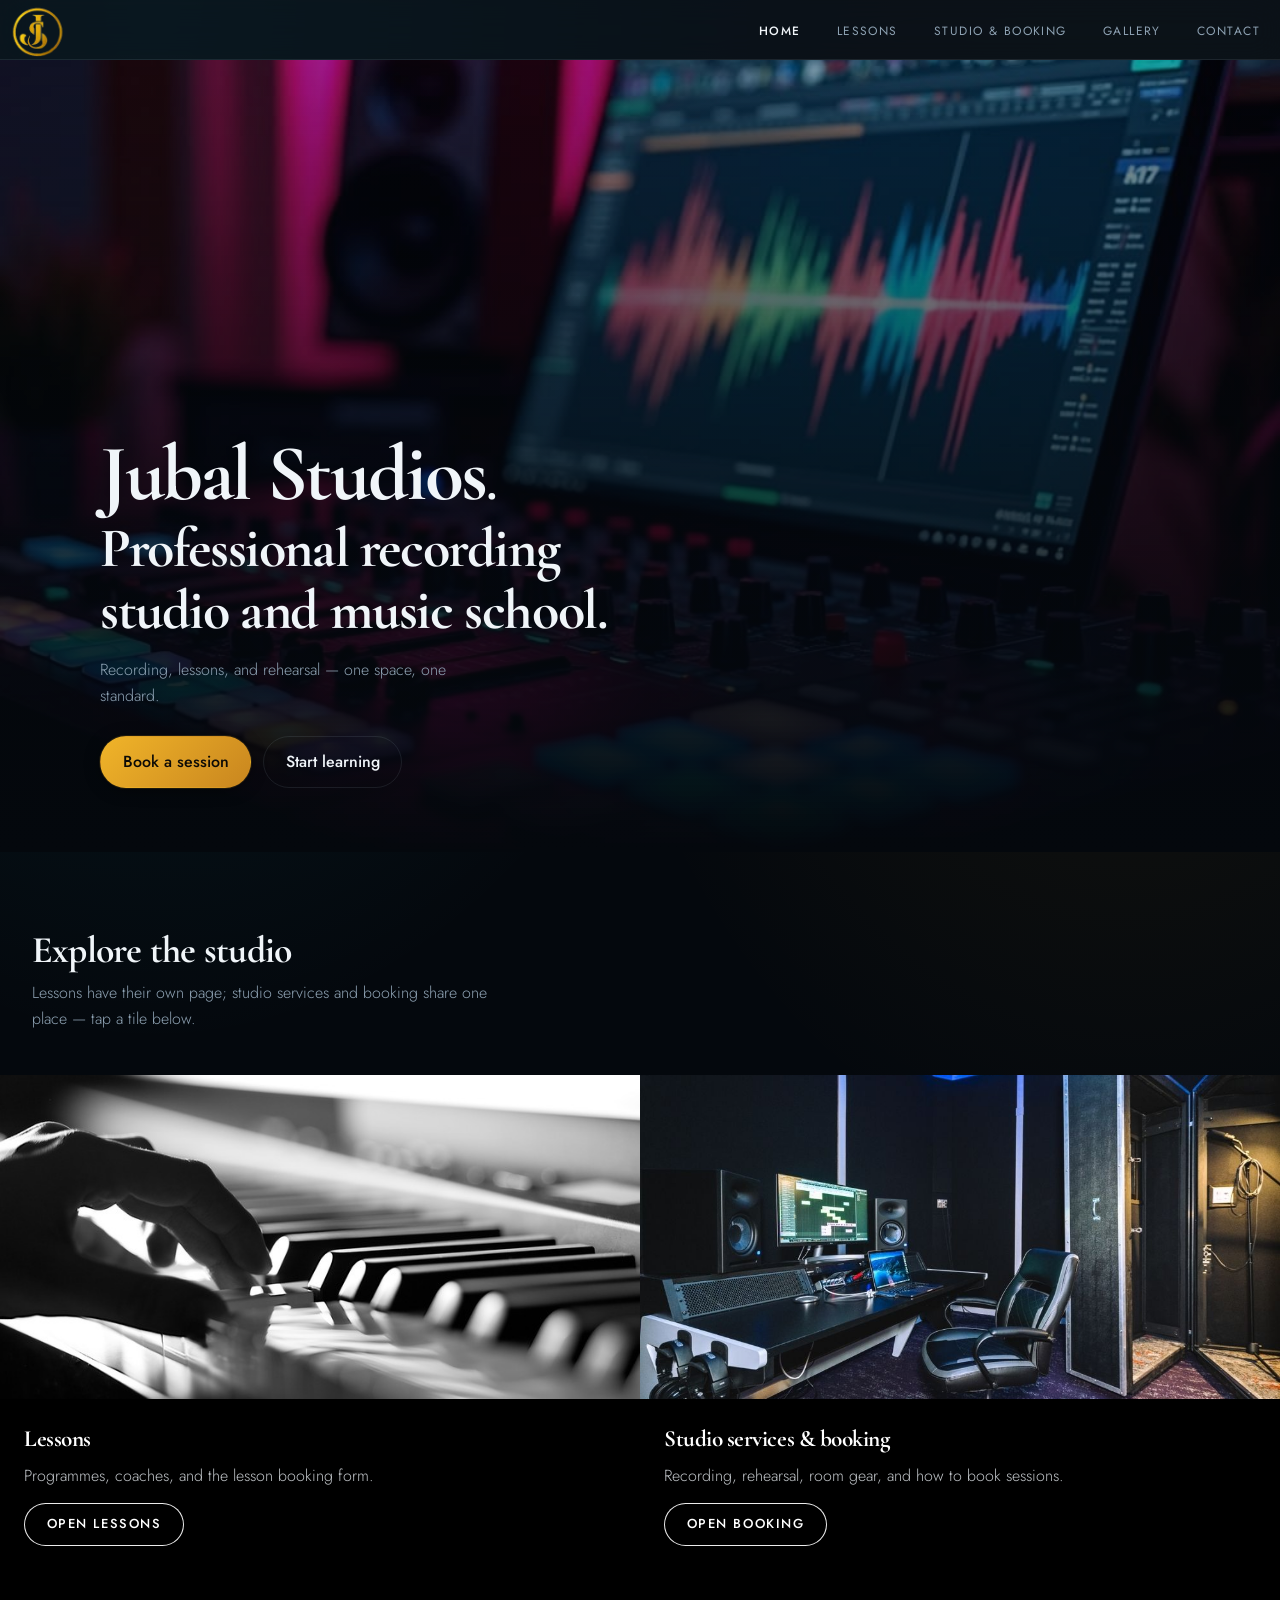
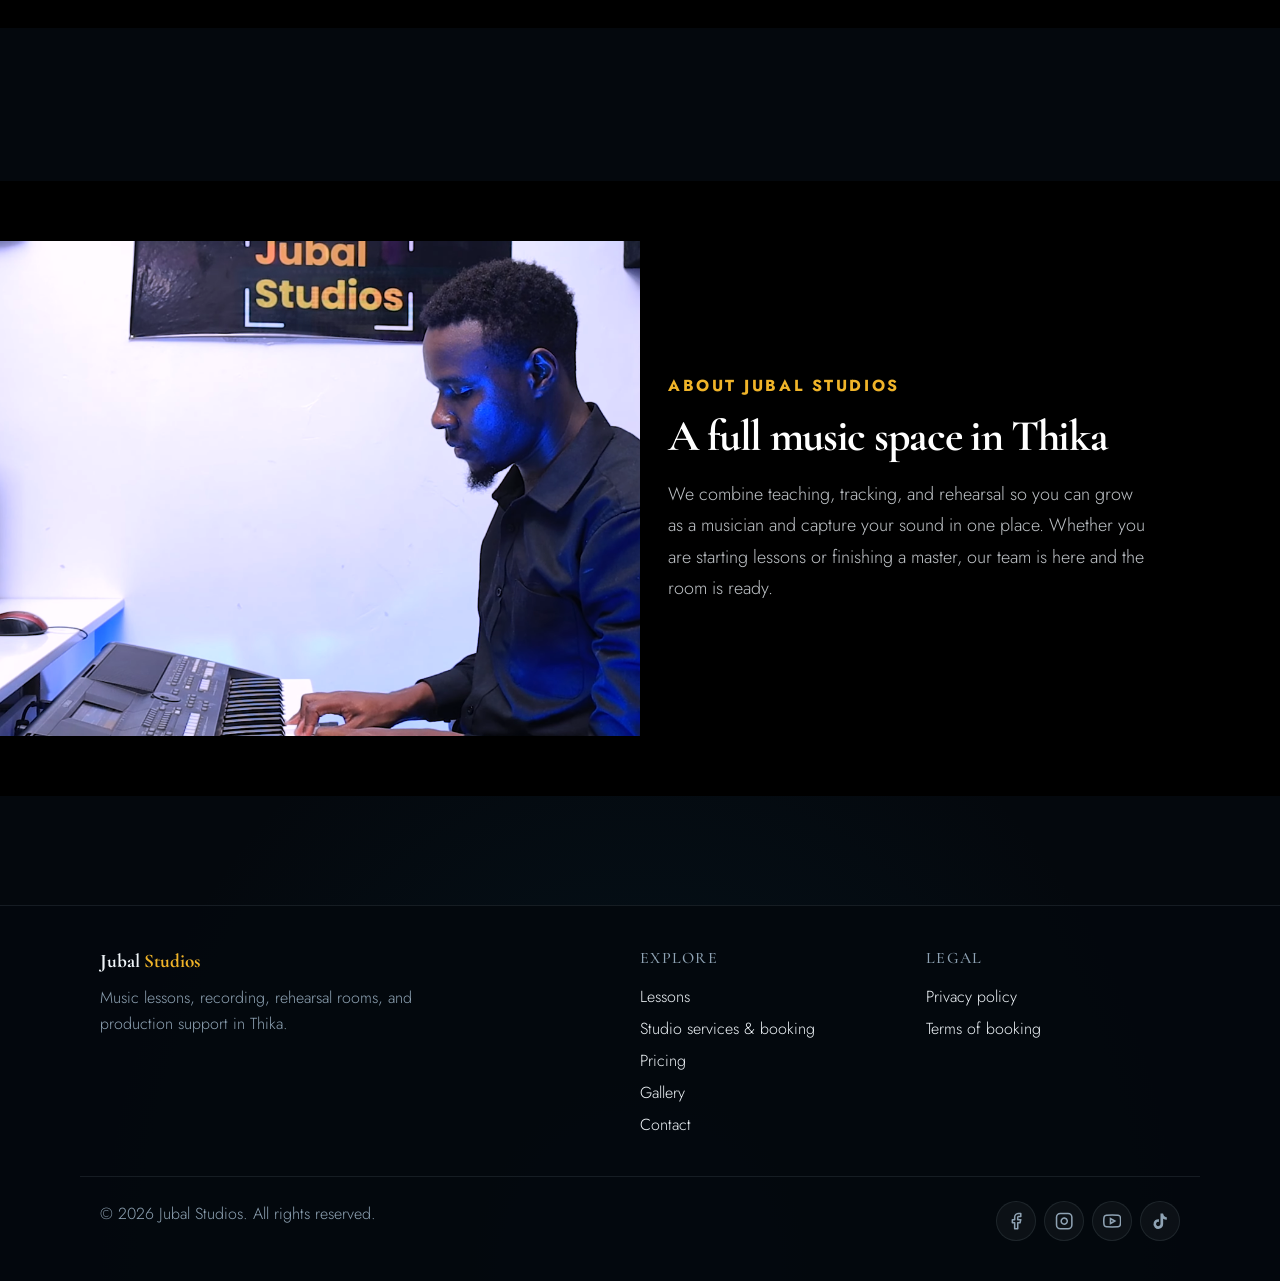
<file: index.html>
<!DOCTYPE html>
<html lang="en">
  <head>
    <meta charset="utf-8" />
    <meta name="viewport" content="width=device-width, initial-scale=1" />
    <title>Jubal Studios — Music Lessons & Recording in Thika</title>
    <meta
      name="description"
      content="Jubal Studios in Thika — music school and recording studio. Visit lessons, studio services, or booking for details."
    />
    <link rel="preconnect" href="https://fonts.googleapis.com" />
    <link rel="preconnect" href="https://fonts.gstatic.com" crossorigin />
    <link
      href="https://fonts.googleapis.com/css2?family=Cormorant+Garamond:ital,wght@0,400;0,500;0,600;1,400&family=Jost:ital,wght@0,300;0,400;0,500;1,400&display=swap"
      rel="stylesheet"
    />
    <link rel="icon" href="assets/jubal-studios-logo.png" type="image/png" />
    <link rel="apple-touch-icon" href="assets/jubal-studios-logo.png" />
    <link rel="stylesheet" href="css/styles.css" />
  </head>
  <body data-page="home">
    <a class="skip-link" href="#main">Skip to content</a>
    <header class="site-header">
      <div class="header-inner">
        <a class="logo" href="index.html">
          <img
            class="logo-img"
            src="assets/jubal-studios-logo.png"
            alt="Jubal Studios"
            width="200"
            height="200"
            loading="eager"
            decoding="async"
          />
        </a>
        <button
          class="nav-toggle"
          type="button"
          data-nav-toggle
          aria-expanded="false"
          aria-controls="site-nav"
          aria-label="Menu"
        >
          <span class="nav-toggle__bars" aria-hidden="true"><span></span><span></span><span></span></span>
        </button>
        <nav class="site-nav" id="site-nav" data-site-nav aria-label="Primary">
          <ul>
            <li><a href="index.html" data-nav="home">Home</a></li>
            <li><a href="lessons.html" data-nav="lessons">Lessons</a></li>
            <li><a href="studio-services.html" data-nav="services">Studio &amp; booking</a></li>
            <li><a href="gallery.html" data-nav="gallery">Gallery</a></li>
            <li><a href="contact.html" data-nav="contact">Contact</a></li>
          </ul>
        </nav>
      </div>
    </header>

    <main id="main">
      <section class="hero" aria-label="Welcome">
        <div class="hero-bg" aria-hidden="true">
          <img
            src="assets/hero-studio-console.png"
            alt=""
            width="1024"
            height="1024"
            fetchpriority="high"
          />
        </div>
        <div class="hero-overlay" aria-hidden="true"></div>
        <div class="wrap">
          <h1 class="hero-title">
            <span class="hero-title__brand">Jubal Studios</span>.
            <span class="hero-title__rest">Professional recording studio and music school.</span>
          </h1>
          <p class="hero-text">
            Recording, lessons, and rehearsal — one space, one standard.
          </p>
          <div class="hero-actions">
            <a class="btn btn-primary" href="studio-services.html#booking">Book a session</a>
            <a class="btn btn-ghost" href="lessons.html">Start learning</a>
          </div>
        </div>
      </section>

      <section class="section quick-actions quick-actions--wire" aria-labelledby="quick-title">
        <div class="wrap wrap--wide">
          <div class="section-header">
            <p class="section-kicker">Get started</p>
            <h2 class="section-title" id="quick-title">Explore the studio</h2>
            <p class="section-lead">Lessons have their own page; studio services and booking share one place — tap a tile below.</p>
          </div>
        </div>
        <div class="quick-actions__wire">
          <div class="quick-actions__wire-grid" role="group" aria-label="Explore the studio">
            <a class="quick-actions__wire-cell" href="lessons.html">
              <div class="quick-actions__wire-media">
                <div class="quick-actions__wire-image-well">
                  <img
                    src="assets/piano lessons.jpg"
                    alt="Piano lessons at Jubal Studios"
                    width="1400"
                    height="700"
                    loading="lazy"
                    decoding="async"
                  />
                </div>
              </div>
              <div class="quick-actions__wire-text">
                <h3 class="quick-actions__wire-title">Lessons</h3>
                <p class="quick-actions__wire-desc">Programmes, coaches, and the lesson booking form.</p>
                <span class="quick-actions__wire-cta">Open lessons</span>
              </div>
            </a>
            <a class="quick-actions__wire-cell" href="studio-services.html#booking">
              <div class="quick-actions__wire-media">
                <div class="quick-actions__wire-image-well">
                  <img
                    src="assets/studio services.jpg"
                    alt="Studio services and booking at Jubal Studios"
                    width="1400"
                    height="700"
                    loading="lazy"
                    decoding="async"
                  />
                </div>
              </div>
              <div class="quick-actions__wire-text">
                <h3 class="quick-actions__wire-title">Studio services &amp; booking</h3>
                <p class="quick-actions__wire-desc">Recording, rehearsal, room gear, and how to book sessions.</p>
                <span class="quick-actions__wire-cta">Open booking</span>
              </div>
            </a>
          </div>
        </div>
      </section>

      <section class="section about-story" aria-labelledby="about-title">
        <div class="about-story__wire">
          <div class="about-story__wire-grid" role="group" aria-labelledby="about-title">
            <article class="about-story__wire-cell about-story__wire-cell--media" aria-label="Studio photo">
              <div class="about-story__wire-image-well">
                <figure class="about-story__wire-figure">
                  <img
                    class="about-story__wire-img"
                    src="screenshots/Screenshot 2026-05-21 220059.png"
                    alt="Producer at the mixing console in a recording studio"
                    width="900"
                    height="900"
                    loading="lazy"
                    decoding="async"
                  />
                </figure>
              </div>
            </article>
            <article class="about-story__wire-cell about-story__wire-cell--copy">
              <div class="about-story__wire-copy">
                <p class="about-story__kicker">About Jubal Studios</p>
                <h2 class="about-story__heading" id="about-title">A full music space in Thika</h2>
                <p class="about-story__body">
                  We combine teaching, tracking, and rehearsal so you can grow as a musician and capture your sound in one place. Whether you are starting lessons or finishing a master, our team is here and the room is ready.
                </p>
              </div>
            </article>
          </div>
        </div>
      </section>

      
    </main>

    <footer class="site-footer">
      <div class="wrap footer-grid">
        <div>
          <p class="footer-brand">Jubal <span>Studios</span></p>
          <p class="footer-tag">Music lessons, recording, rehearsal rooms, and production support in Thika.</p>
        </div>
        <div class="footer-col">
          <h4>Explore</h4>
          <ul>
            <li><a href="lessons.html">Lessons</a></li>
            <li><a href="studio-services.html">Studio services &amp; booking</a></li>
            <li><a href="studio-services.html#pricing">Pricing</a></li>
            <li><a href="gallery.html">Gallery</a></li>
            <li><a href="contact.html">Contact</a></li>
          </ul>
        </div>
        <div class="footer-col">
          <h4>Legal</h4>
          <ul>
            <li><a href="privacy.html">Privacy policy</a></li>
            <li><a href="terms.html">Terms of booking</a></li>
          </ul>
        </div>
      </div>
      <div class="wrap footer-bottom">
        <span>&copy; <span id="y"></span> Jubal Studios. All rights reserved.</span>
        <div class="socials socials--icons" aria-label="Social media">
          <a class="social-icon-link" href="https://www.facebook.com/p/JUBAL-Studios-61561518873196/" target="_blank" rel="noopener noreferrer" aria-label="Jubal Studios on Facebook">
            <svg xmlns="http://www.w3.org/2000/svg" viewBox="0 0 24 24" fill="none" stroke="currentColor" stroke-width="2" stroke-linecap="round" stroke-linejoin="round" aria-hidden="true"><path d="M18 2h-3a5 5 0 0 0-5 5v3H7v4h3v8h4v-8h3l1-4h-4V7a1 1 0 0 1 1-1h3z" /></svg>
          </a>
          <a class="social-icon-link" href="https://www.instagram.com/ma_thew9941/" target="_blank" rel="noopener noreferrer" aria-label="Jubal Studios on Instagram">
            <svg xmlns="http://www.w3.org/2000/svg" viewBox="0 0 24 24" fill="none" stroke="currentColor" stroke-width="2" aria-hidden="true"><rect width="20" height="20" x="2" y="2" rx="5" ry="5" /><path d="M16 11.37A4 4 0 1 1 12.63 8 4 4 0 0 1 16 11.37z" /><line x1="17.5" y1="6.5" x2="17.51" y2="6.5" /></svg>
          </a>
          <a class="social-icon-link" href="https://www.youtube.com/@Jubalstudios944" target="_blank" rel="noopener noreferrer" aria-label="Jubal Studios on YouTube">
            <svg xmlns="http://www.w3.org/2000/svg" viewBox="0 0 24 24" fill="none" stroke="currentColor" stroke-width="2" aria-hidden="true"><path d="M22.54 6.42a2.78 2.78 0 0 0-1.94-2C18.88 4 12 4 12 4s-6.88 0-8.6.46a2.78 2.78 0 0 0-1.94 2A29 29 0 0 0 1 11.75a29 29 0 0 0 .46 5.33A2.78 2.78 0 0 0 3.4 19c1.72.46 8.6.46 8.6.46s6.88 0 8.6-.46a2.78 2.78 0 0 0 1.94-2 29 29 0 0 0 .46-5.25 29 29 0 0 0-.46-5.33z" /><polygon points="9.75 15.02 15.5 11.75 9.75 8.48 9.75 15.02" /></svg>
          </a>
          <a class="social-icon-link" href="https://www.tiktok.com/@jubalstudios" target="_blank" rel="noopener noreferrer" aria-label="Jubal Studios on TikTok">
            <svg xmlns="http://www.w3.org/2000/svg" viewBox="0 0 24 24" fill="currentColor" aria-hidden="true"><path d="M19.59 6.69a4.83 4.83 0 0 1-3.77-4.25V2h-3.45v13.67a2.89 2.89 0 0 1-5.2 1.74 2.89 2.89 0 0 1 2.31-4.64 2.93 2.93 0 0 1 .88.13V9.4a6.84 6.84 0 0 0-1-.05A6.33 6.33 0 0 0 5 20.1a6.34 6.34 0 0 0 10.86-4.43v-7a8.16 8.16 0 0 0 4.77 1.52v-3.4a4.85 4.85 0 0 1-1-.1z" /></svg>
          </a>
        </div>
      </div>
    </footer>

    <script src="js/main.js" defer></script>
  </body>
</html>
</file>
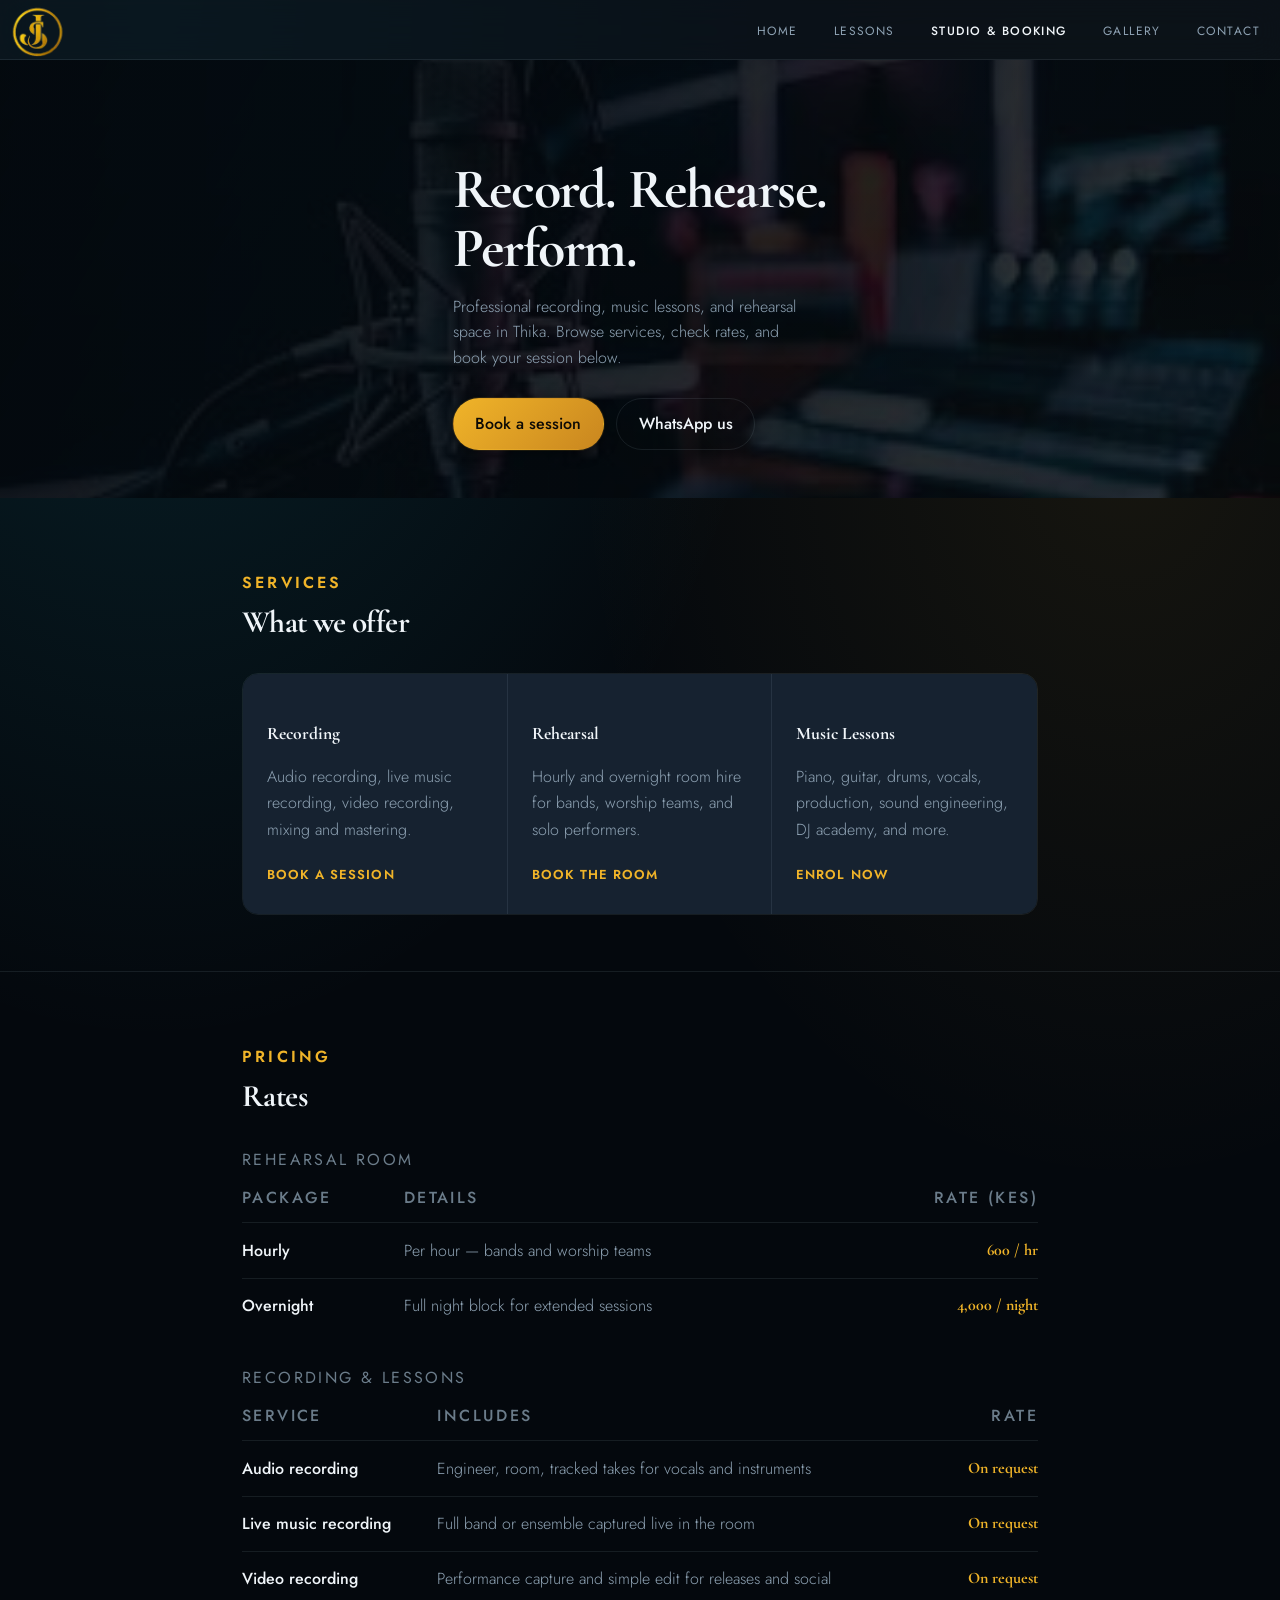
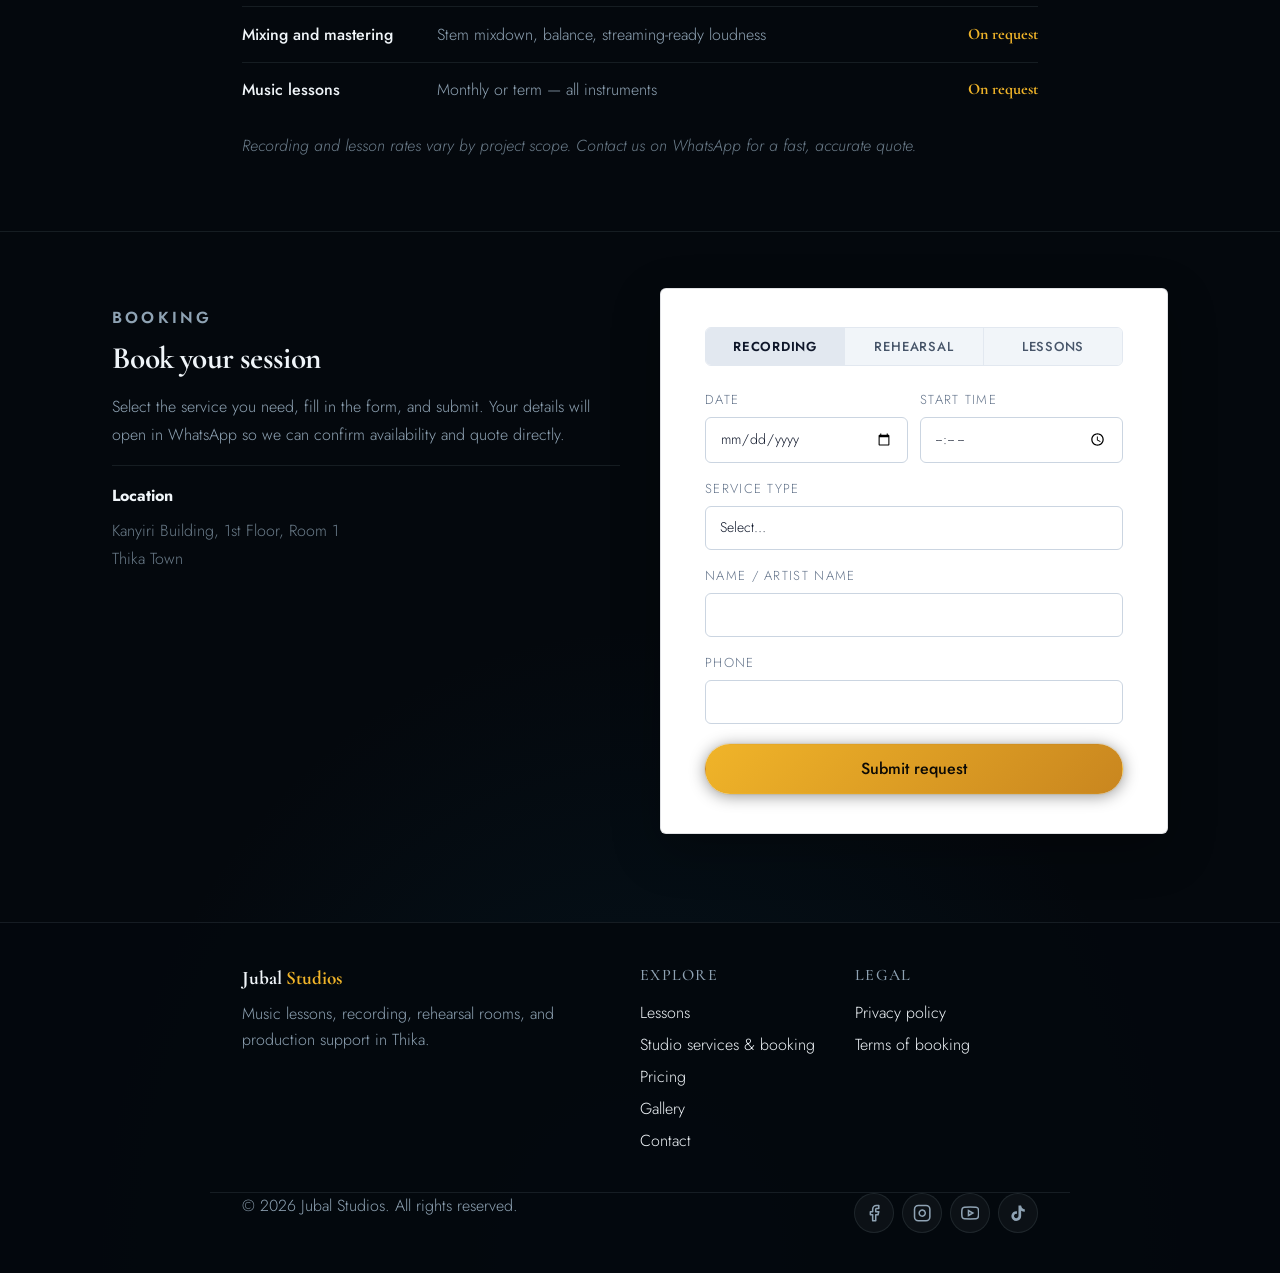
<file: booking.html>
<!DOCTYPE html>
<html lang="en">
  <head>
    <meta charset="utf-8" />
    <meta name="viewport" content="width=device-width, initial-scale=1" />
    <title>Redirecting… — Jubal Studios</title>
    <meta http-equiv="refresh" content="0; url=studio-services.html#booking" />
    <script>
      location.replace("studio-services.html#booking");
    </script>
  </head>
  <body style="font-family: system-ui, sans-serif; padding: 2rem; background: #0c141c; color: #f0f5f9">
    <p>
      <a href="studio-services.html#booking" style="color: #f0b429">Continue to Studio services &amp; booking</a>
    </p>
  </body>
</html>
</file>
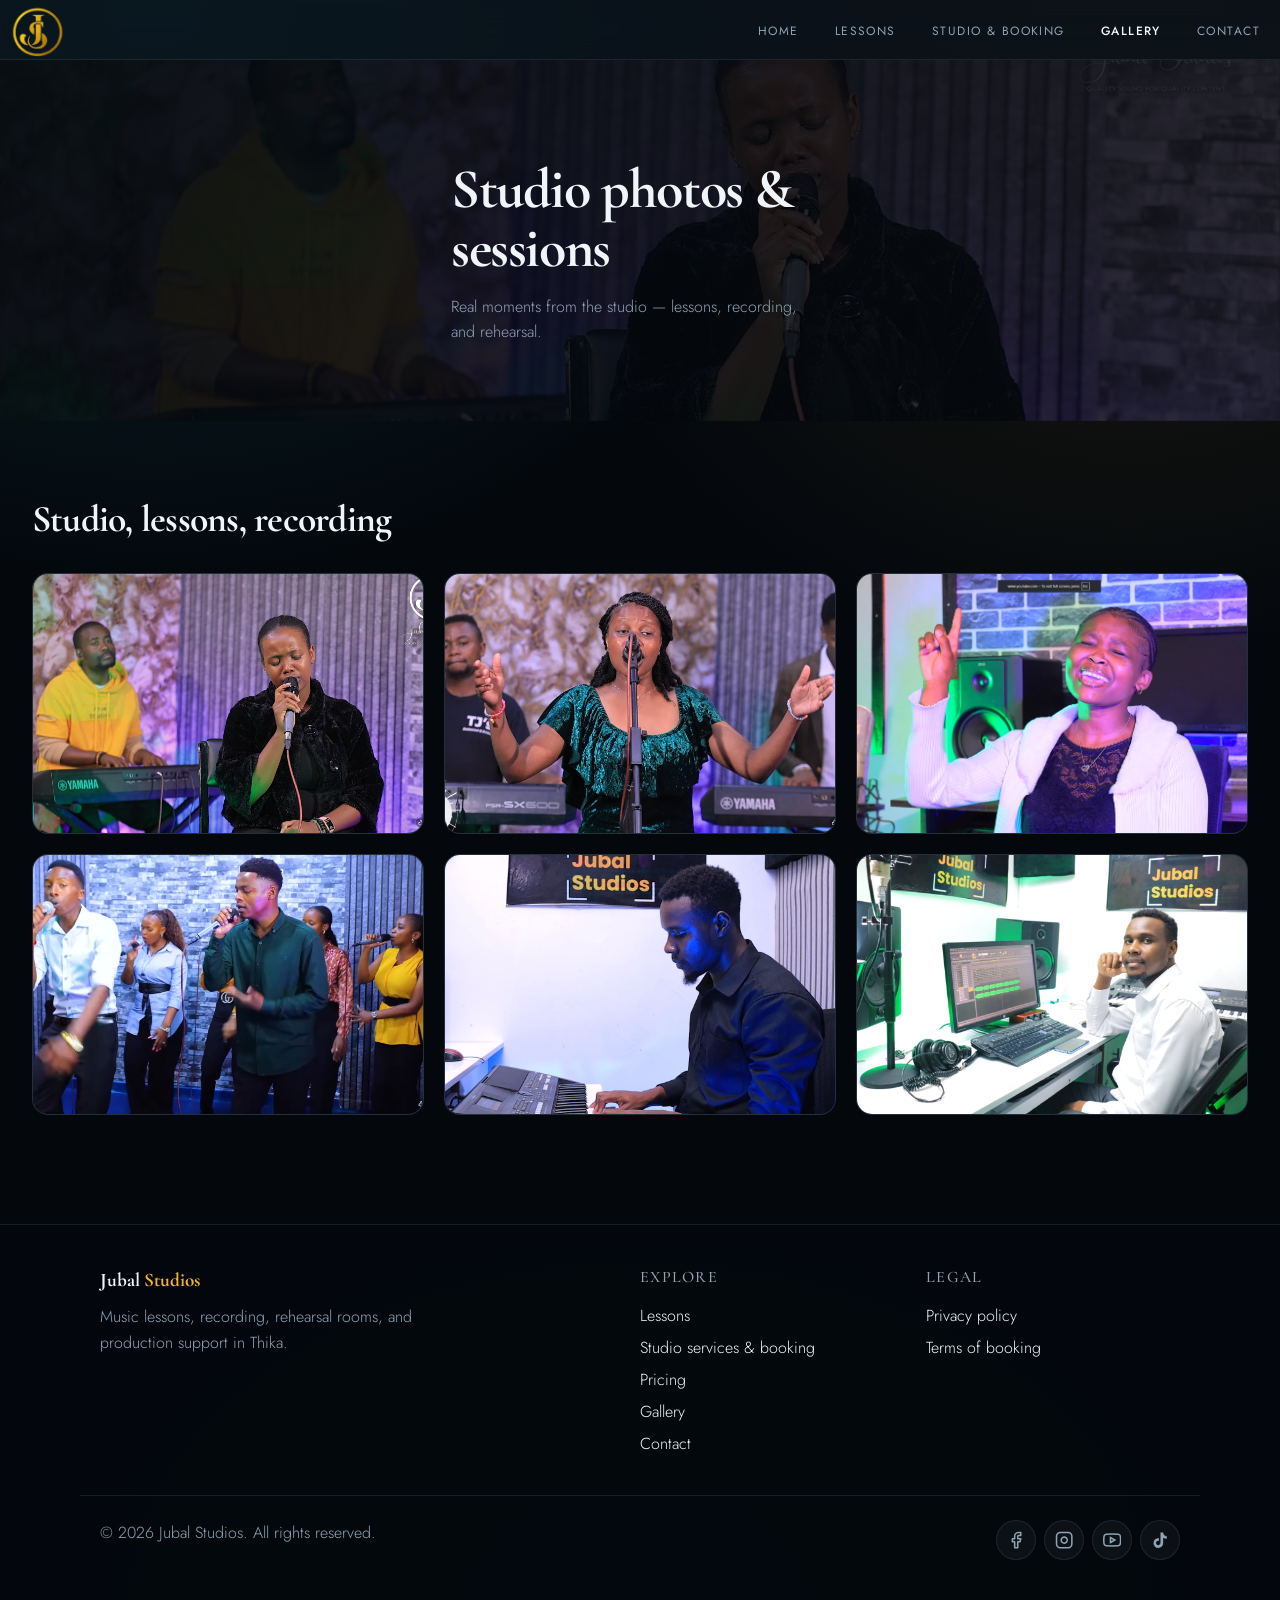
<file: gallery.html>
<!DOCTYPE html>
<html lang="en">
  <head>
    <meta charset="utf-8" />
    <meta name="viewport" content="width=device-width, initial-scale=1" />
    <title>Gallery — Jubal Studios</title>
    <meta name="description" content="Photos and videos from Jubal Studios — lessons, recording sessions, and behind the scenes." />
    <link rel="preconnect" href="https://fonts.googleapis.com" />
    <link rel="preconnect" href="https://fonts.gstatic.com" crossorigin />
    <link href="https://fonts.googleapis.com/css2?family=Cormorant+Garamond:ital,wght@0,400;0,500;0,600;1,400&family=Jost:ital,wght@0,300;0,400;0,500;1,400&display=swap" rel="stylesheet" />
    <link rel="icon" href="assets/jubal-studios-logo.png" type="image/png" />
    <link rel="apple-touch-icon" href="assets/jubal-studios-logo.png" />
    <link rel="stylesheet" href="css/styles.css" />
  </head>
  <body data-page="gallery">
    <a class="skip-link" href="#main">Skip to content</a>
    <header class="site-header">
      <div class="header-inner">
        <a class="logo" href="index.html">
          <img
            class="logo-img"
            src="assets/jubal-studios-logo.png"
            alt="Jubal Studios"
            width="200"
            height="200"
            loading="eager"
            decoding="async"
          />
        </a>
        <button class="nav-toggle" type="button" data-nav-toggle aria-expanded="false" aria-controls="site-nav" aria-label="Menu"><span class="nav-toggle__bars" aria-hidden="true"><span></span><span></span><span></span></span></button>
        <nav class="site-nav" id="site-nav" data-site-nav aria-label="Primary">
          <ul>
            <li><a href="index.html" data-nav="home">Home</a></li>
            <li><a href="lessons.html" data-nav="lessons">Lessons</a></li>
            <li><a href="studio-services.html" data-nav="services">Studio &amp; booking</a></li>
            <li><a href="gallery.html" data-nav="gallery">Gallery</a></li>
            <li><a href="contact.html" data-nav="contact">Contact</a></li>
          </ul>
        </nav>
      </div>
    </header>

    <main id="main">
      <section class="hero hero-compact" aria-labelledby="gal-hero-title">
        <div class="hero-bg" aria-hidden="true">
          <img src="screenshots/Screenshot 2026-05-21 215144.png" alt="" width="1600" height="900" />
        </div>
        <div class="hero-overlay" aria-hidden="true"></div>
        <div class="wrap">
          <p class="section-kicker">Gallery</p>
          <h1 class="hero-title" id="gal-hero-title">Studio photos &amp; sessions</h1>
          <p class="hero-text">Real moments from the studio — lessons, recording, and rehearsal.</p>
        </div>
      </section>

      <section class="section" aria-labelledby="photos-title">
        <div class="wrap">
          <div class="section-header">
            <p class="section-kicker">Photo grid</p>
            <h2 class="section-title" id="photos-title">Studio, lessons, recording</h2>
          </div>
          <div class="gallery-grid" role="list">
            <div class="gallery-item" role="listitem">
              <img src="screenshots/Screenshot 2026-05-21 215144.png" alt="Jubal Studios — studio photo 1" width="1200" height="675" loading="lazy" decoding="async" />
            </div>
            <div class="gallery-item" role="listitem">
              <img src="screenshots/Screenshot 2026-05-21 215256.png" alt="Jubal Studios — studio photo 2" width="675" height="1200" loading="lazy" decoding="async" />
            </div>
            <div class="gallery-item" role="listitem">
              <img src="screenshots/Screenshot 2026-05-21 215415.png" alt="Jubal Studios — studio photo 3" width="800" height="600" loading="lazy" decoding="async" />
            </div>
            <div class="gallery-item" role="listitem">
              <img src="screenshots/Screenshot 2026-05-21 220003.png" alt="Jubal Studios — studio photo 4" width="800" height="600" loading="lazy" decoding="async" />
            </div>
            <div class="gallery-item" role="listitem">
              <img src="screenshots/Screenshot 2026-05-21 220059.png" alt="Jubal Studios — studio photo 5" width="1200" height="675" loading="lazy" decoding="async" />
            </div>
            <div class="gallery-item" role="listitem">
              <img src="assets/WhatsApp Image 2026-06-02 at 5.18.06 AM.jpeg" alt="Jubal Studios — studio photo 6" width="1200" height="675" loading="lazy" decoding="async" />
            </div>
          </div>
        </div>
      </section>
    </main>

    <footer class="site-footer">
      <div class="wrap footer-grid">
        <div>
          <p class="footer-brand">Jubal <span>Studios</span></p>
          <p class="footer-tag">Music lessons, recording, rehearsal rooms, and production support in Thika.</p>
        </div>
        <div class="footer-col">
          <h4>Explore</h4>
          <ul>
            <li><a href="lessons.html">Lessons</a></li>
            <li><a href="studio-services.html">Studio services &amp; booking</a></li>
            <li><a href="studio-services.html#pricing">Pricing</a></li>
            <li><a href="gallery.html">Gallery</a></li>
            <li><a href="contact.html">Contact</a></li>
          </ul>
        </div>
        <div class="footer-col">
          <h4>Legal</h4>
          <ul>
            <li><a href="#">Privacy policy</a></li>
            <li><a href="#">Terms of booking</a></li>
          </ul>
        </div>
      </div>
      <div class="wrap footer-bottom">
        <span>&copy; <span id="y"></span> Jubal Studios. All rights reserved.</span>
        <div class="socials socials--icons" aria-label="Social media">
          <a class="social-icon-link" href="https://www.facebook.com/p/JUBAL-Studios-61561518873196/" target="_blank" rel="noopener noreferrer" aria-label="Jubal Studios on Facebook">
            <svg xmlns="http://www.w3.org/2000/svg" viewBox="0 0 24 24" fill="none" stroke="currentColor" stroke-width="2" stroke-linecap="round" stroke-linejoin="round" aria-hidden="true"><path d="M18 2h-3a5 5 0 0 0-5 5v3H7v4h3v8h4v-8h3l1-4h-4V7a1 1 0 0 1 1-1h3z" /></svg>
          </a>
          <a class="social-icon-link" href="https://www.instagram.com/ma_thew9941/" target="_blank" rel="noopener noreferrer" aria-label="Jubal Studios on Instagram">
            <svg xmlns="http://www.w3.org/2000/svg" viewBox="0 0 24 24" fill="none" stroke="currentColor" stroke-width="2" aria-hidden="true"><rect width="20" height="20" x="2" y="2" rx="5" ry="5" /><path d="M16 11.37A4 4 0 1 1 12.63 8 4 4 0 0 1 16 11.37z" /><line x1="17.5" y1="6.5" x2="17.51" y2="6.5" /></svg>
          </a>
          <a class="social-icon-link" href="https://www.youtube.com/@Jubalstudios944" target="_blank" rel="noopener noreferrer" aria-label="Jubal Studios on YouTube">
            <svg xmlns="http://www.w3.org/2000/svg" viewBox="0 0 24 24" fill="none" stroke="currentColor" stroke-width="2" aria-hidden="true"><path d="M22.54 6.42a2.78 2.78 0 0 0-1.94-2C18.88 4 12 4 12 4s-6.88 0-8.6.46a2.78 2.78 0 0 0-1.94 2A29 29 0 0 0 1 11.75a29 29 0 0 0 .46 5.33A2.78 2.78 0 0 0 3.4 19c1.72.46 8.6.46 8.6.46s6.88 0 8.6-.46a2.78 2.78 0 0 0 1.94-2 29 29 0 0 0 .46-5.25 29 29 0 0 0-.46-5.33z" /><polygon points="9.75 15.02 15.5 11.75 9.75 8.48 9.75 15.02" /></svg>
          </a>
          <a class="social-icon-link" href="https://www.tiktok.com/@jubalstudios" target="_blank" rel="noopener noreferrer" aria-label="Jubal Studios on TikTok">
            <svg xmlns="http://www.w3.org/2000/svg" viewBox="0 0 24 24" fill="currentColor" aria-hidden="true"><path d="M19.59 6.69a4.83 4.83 0 0 1-3.77-4.25V2h-3.45v13.67a2.89 2.89 0 0 1-5.2 1.74 2.89 2.89 0 0 1 2.31-4.64 2.93 2.93 0 0 1 .88.13V9.4a6.84 6.84 0 0 0-1-.05A6.33 6.33 0 0 0 5 20.1a6.34 6.34 0 0 0 10.86-4.43v-7a8.16 8.16 0 0 0 4.77 1.52v-3.4a4.85 4.85 0 0 1-1-.1z" /></svg>
          </a>
        </div>
      </div>
    </footer>
    <script src="js/main.js" defer></script>
  </body>
</html>
</file>
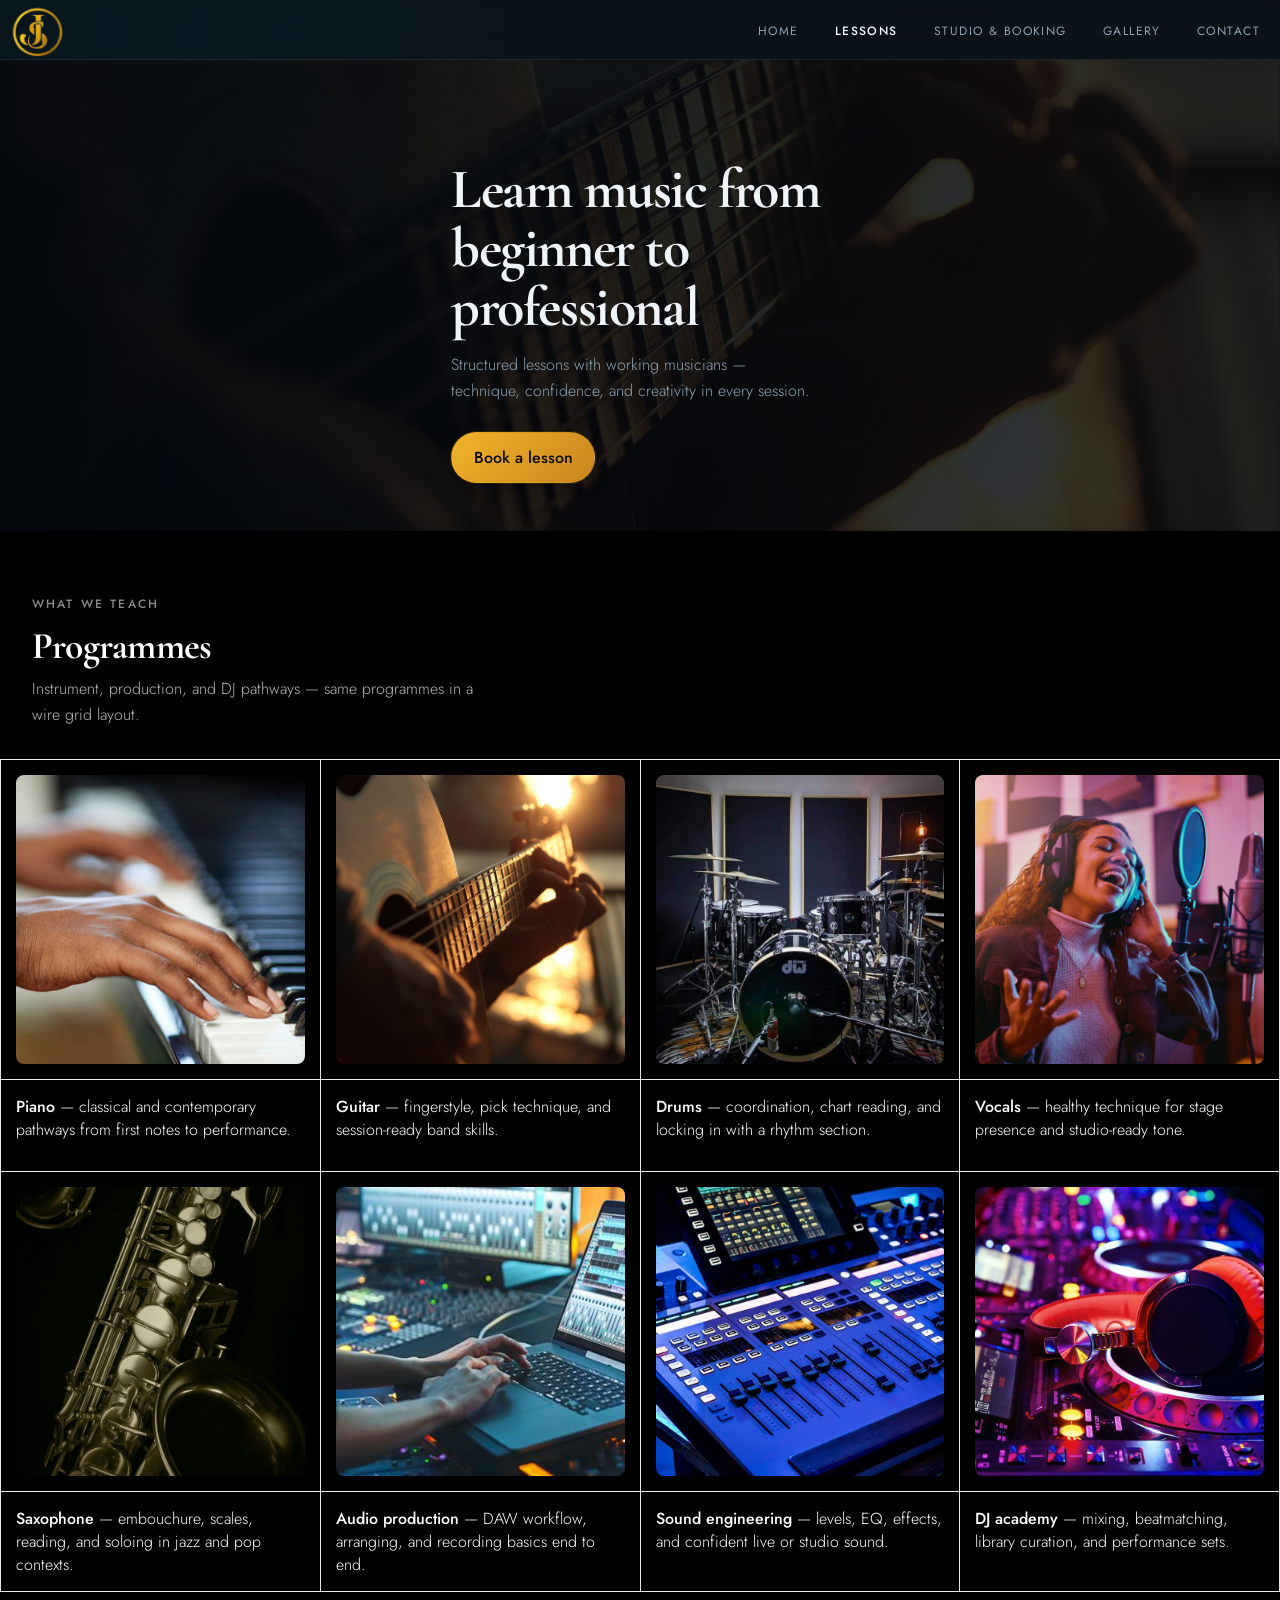
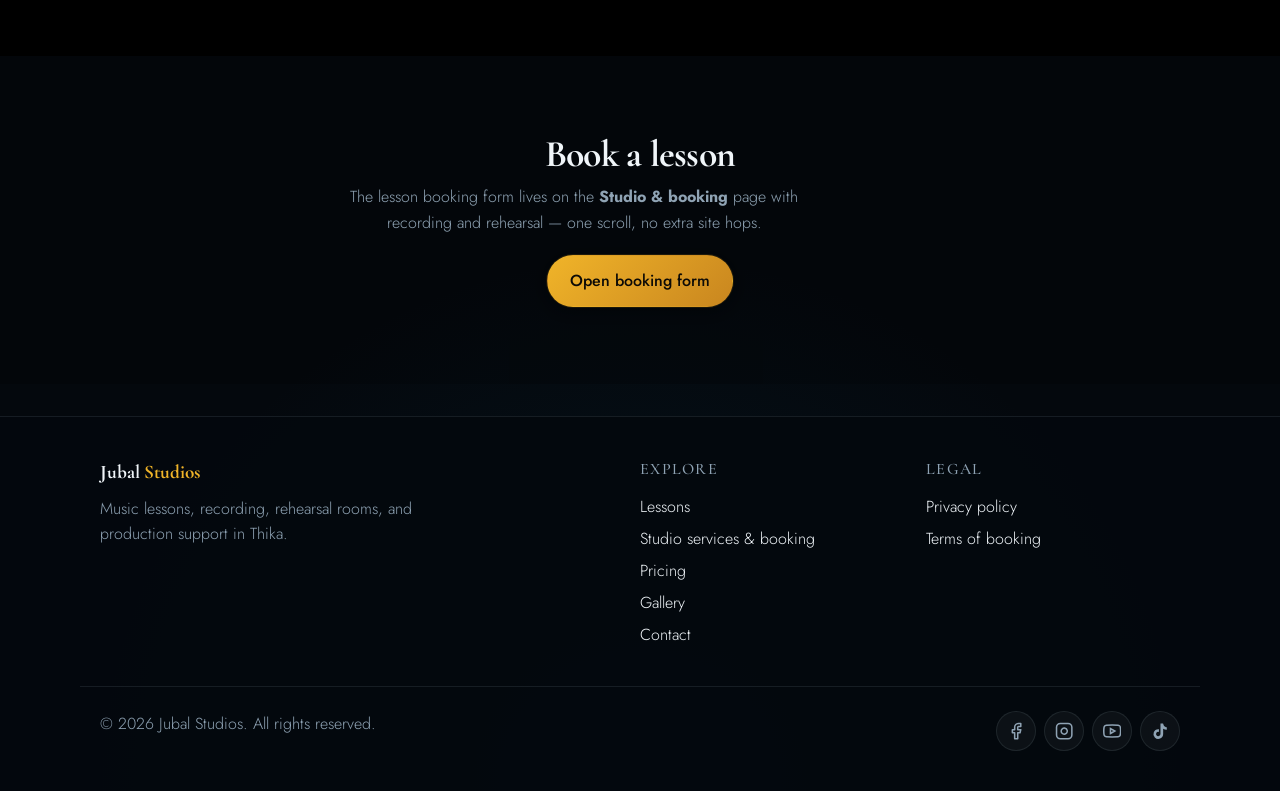
<file: lessons.html>
<!DOCTYPE html>
<html lang="en">
  <head>
    <meta charset="utf-8" />
    <meta name="viewport" content="width=device-width, initial-scale=1" />
    <title>Music Lessons — Jubal Studios, Thika</title>
    <meta name="description" content="Piano, guitar, drums, vocals, saxophone, audio production, sound engineering, and DJ academy — lessons in Thika." />
    <link rel="preconnect" href="https://fonts.googleapis.com" />
    <link rel="preconnect" href="https://fonts.gstatic.com" crossorigin />
    <link href="https://fonts.googleapis.com/css2?family=Cormorant+Garamond:ital,wght@0,400;0,500;0,600;1,400&family=Jost:ital,wght@0,300;0,400;0,500;1,400&display=swap" rel="stylesheet" />
    <link rel="icon" href="assets/jubal-studios-logo.png" type="image/png" />
    <link rel="apple-touch-icon" href="assets/jubal-studios-logo.png" />
    <link rel="stylesheet" href="css/styles.css" />
    <script>
      if (location.hash === "#book-lesson") {
        location.replace("studio-services.html#hub-book-lesson");
      }
    </script>
  </head>
  <body data-page="lessons">
    <a class="skip-link" href="#main">Skip to content</a>
    <header class="site-header">
      <div class="header-inner">
        <a class="logo" href="index.html">
          <img
            class="logo-img"
            src="assets/jubal-studios-logo.png"
            alt="Jubal Studios"
            width="200"
            height="200"
            loading="eager"
            decoding="async"
          />
        </a>
        <button class="nav-toggle" type="button" data-nav-toggle aria-expanded="false" aria-controls="site-nav" aria-label="Menu"><span class="nav-toggle__bars" aria-hidden="true"><span></span><span></span><span></span></span></button>
        <nav class="site-nav" id="site-nav" data-site-nav aria-label="Primary">
          <ul>
            <li><a href="index.html" data-nav="home">Home</a></li>
            <li><a href="lessons.html" data-nav="lessons">Lessons</a></li>
            <li><a href="studio-services.html" data-nav="services">Studio &amp; booking</a></li>
            <li><a href="gallery.html" data-nav="gallery">Gallery</a></li>
            <li><a href="contact.html" data-nav="contact">Contact</a></li>
          </ul>
        </nav>
      </div>
    </header>

    <main id="main">
      <section class="hero hero-compact" aria-labelledby="lessons-hero-title">
        <div class="hero-bg" aria-hidden="true">
          <img src="assets/guitar.jpg" alt="Guitar" width="1600" height="900" loading="lazy" />
        </div>
        <div class="hero-overlay" aria-hidden="true"></div>
        <div class="wrap">
          <p class="section-kicker">Music lessons</p>
          <h1 class="hero-title" id="lessons-hero-title">Learn music from beginner to professional</h1>
          <p class="hero-text">Structured lessons with working musicians — technique, confidence, and creativity in every session.</p>
          <div class="hero-actions">
            <a class="btn btn-primary" href="studio-services.html#hub-book-lesson">Book a lesson</a>
          </div>
        </div>
      </section>

      <section class="section lessons-wire-section" aria-labelledby="grid-title">
        <div class="wrap wrap--wide">
          <div class="section-header lessons-wire-section__header">
            <p class="section-kicker">What we teach</p>
            <h2 class="section-title" id="grid-title">Programmes</h2>
            <p class="section-lead">Instrument, production, and DJ pathways — same programmes in a wire grid layout.</p>
          </div>
        </div>
        <div class="lessons-wire-grid" role="list">
            <article class="lessons-wire-cell" role="listitem">
              <div class="lessons-wire-cell__top">
                <img src="assets/piano.jpg" alt="Piano keys and lesson setting" width="800" height="800" loading="lazy" decoding="async" />
              </div>
              <div class="lessons-wire-cell__text">
                <p><strong>Piano</strong> — classical and contemporary pathways from first notes to performance.</p>
              </div>
            </article>
            <article class="lessons-wire-cell" role="listitem">
              <div class="lessons-wire-cell__top">
                <img src="assets/guitar.jpg" alt="Guitar lesson" width="800" height="800" loading="lazy" decoding="async" />
              </div>
              <div class="lessons-wire-cell__text">
                <p><strong>Guitar</strong> — fingerstyle, pick technique, and session-ready band skills.</p>
              </div>
            </article>
            <article class="lessons-wire-cell" role="listitem">
              <div class="lessons-wire-cell__top">
                <img src="assets/drums.jpg" alt="Drum kit in the teaching room" width="800" height="800" loading="lazy" decoding="async" />
              </div>
              <div class="lessons-wire-cell__text">
                <p><strong>Drums</strong> — coordination, chart reading, and locking in with a rhythm section.</p>
              </div>
            </article>
            <article class="lessons-wire-cell" role="listitem">
              <div class="lessons-wire-cell__top">
                <img src="assets/vocals.jpg" alt="Vocal lesson with microphone" width="800" height="800" loading="lazy" decoding="async" />
              </div>
              <div class="lessons-wire-cell__text">
                <p><strong>Vocals</strong> — healthy technique for stage presence and studio-ready tone.</p>
              </div>
            </article>
            <article class="lessons-wire-cell" role="listitem">
              <div class="lessons-wire-cell__top">
                <img src="assets/saxophone.jpg" alt="Saxophone lesson" width="800" height="800" loading="lazy" decoding="async" />
              </div>
              <div class="lessons-wire-cell__text">
                <p><strong>Saxophone</strong> — embouchure, scales, reading, and soloing in jazz and pop contexts.</p>
              </div>
            </article>
            <article class="lessons-wire-cell" role="listitem">
              <div class="lessons-wire-cell__top">
                <img src="assets/audioproduction.jpg" alt="Audio production workstation" width="800" height="800" loading="lazy" decoding="async" />
              </div>
              <div class="lessons-wire-cell__text">
                <p><strong>Audio production</strong> — DAW workflow, arranging, and recording basics end to end.</p>
              </div>
            </article>
            <article class="lessons-wire-cell" role="listitem">
              <div class="lessons-wire-cell__top">
                <img src="assets/digital coonsole.jpg" alt="Studio mixing console" width="800" height="800" loading="lazy" decoding="async" />
              </div>
              <div class="lessons-wire-cell__text">
                <p><strong>Sound engineering</strong> — levels, EQ, effects, and confident live or studio sound.</p>
              </div>
            </article>
            <article class="lessons-wire-cell" role="listitem">
              <div class="lessons-wire-cell__top">
                <img src="assets/dj.jpg" alt="DJ decks and controller" width="800" height="800" loading="lazy" decoding="async" />
              </div>
              <div class="lessons-wire-cell__text">
                <p><strong>DJ academy</strong> — mixing, beatmatching, library curation, and performance sets.</p>
              </div>
            </article>
        </div>
      </section>

      <section class="section" style="background: rgba(0,0,0,0.2)" id="book-lesson" aria-labelledby="book-cta-title">
        <div class="wrap text-center" style="max-width: 40rem; margin-inline: auto">
          <p class="section-kicker">Enrol</p>
          <h2 class="section-title" id="book-cta-title">Book a lesson</h2>
          <p class="section-lead" style="margin-bottom: 1.25rem">
            The lesson booking form lives on the <strong>Studio &amp; booking</strong> page with recording and rehearsal — one scroll, no extra site hops.
          </p>
          <a class="btn btn-primary" href="studio-services.html#hub-book-lesson">Open booking form</a>
        </div>
      </section>
    </main>

    <footer class="site-footer">
      <div class="wrap footer-grid">
        <div>
          <p class="footer-brand">Jubal <span>Studios</span></p>
          <p class="footer-tag">Music lessons, recording, rehearsal rooms, and production support in Thika.</p>
        </div>
        <div class="footer-col">
          <h4>Explore</h4>
          <ul>
            <li><a href="lessons.html">Lessons</a></li>
            <li><a href="studio-services.html">Studio services &amp; booking</a></li>
            <li><a href="studio-services.html#pricing">Pricing</a></li>
            <li><a href="gallery.html">Gallery</a></li>
            <li><a href="contact.html">Contact</a></li>
          </ul>
        </div>
        <div class="footer-col">
          <h4>Legal</h4>
          <ul>
            <li><a href="privacy.html">Privacy policy</a></li>
            <li><a href="terms.html">Terms of booking</a></li>
          </ul>
        </div>
      </div>
      <div class="wrap footer-bottom">
        <span>&copy; <span id="y"></span> Jubal Studios. All rights reserved.</span>
        <div class="socials socials--icons" aria-label="Social media">
          <a class="social-icon-link" href="https://www.facebook.com/p/JUBAL-Studios-61561518873196/" target="_blank" rel="noopener noreferrer" aria-label="Jubal Studios on Facebook">
            <svg xmlns="http://www.w3.org/2000/svg" viewBox="0 0 24 24" fill="none" stroke="currentColor" stroke-width="2" stroke-linecap="round" stroke-linejoin="round" aria-hidden="true"><path d="M18 2h-3a5 5 0 0 0-5 5v3H7v4h3v8h4v-8h3l1-4h-4V7a1 1 0 0 1 1-1h3z" /></svg>
          </a>
          <a class="social-icon-link" href="https://www.instagram.com/ma_thew9941/" target="_blank" rel="noopener noreferrer" aria-label="Jubal Studios on Instagram">
            <svg xmlns="http://www.w3.org/2000/svg" viewBox="0 0 24 24" fill="none" stroke="currentColor" stroke-width="2" aria-hidden="true"><rect width="20" height="20" x="2" y="2" rx="5" ry="5" /><path d="M16 11.37A4 4 0 1 1 12.63 8 4 4 0 0 1 16 11.37z" /><line x1="17.5" y1="6.5" x2="17.51" y2="6.5" /></svg>
          </a>
          <a class="social-icon-link" href="https://www.youtube.com/@Jubalstudios944" target="_blank" rel="noopener noreferrer" aria-label="Jubal Studios on YouTube">
            <svg xmlns="http://www.w3.org/2000/svg" viewBox="0 0 24 24" fill="none" stroke="currentColor" stroke-width="2" aria-hidden="true"><path d="M22.54 6.42a2.78 2.78 0 0 0-1.94-2C18.88 4 12 4 12 4s-6.88 0-8.6.46a2.78 2.78 0 0 0-1.94 2A29 29 0 0 0 1 11.75a29 29 0 0 0 .46 5.33A2.78 2.78 0 0 0 3.4 19c1.72.46 8.6.46 8.6.46s6.88 0 8.6-.46a2.78 2.78 0 0 0 1.94-2 29 29 0 0 0 .46-5.25 29 29 0 0 0-.46-5.33z" /><polygon points="9.75 15.02 15.5 11.75 9.75 8.48 9.75 15.02" /></svg>
          </a>
          <a class="social-icon-link" href="https://www.tiktok.com/@jubalstudios" target="_blank" rel="noopener noreferrer" aria-label="Jubal Studios on TikTok">
            <svg xmlns="http://www.w3.org/2000/svg" viewBox="0 0 24 24" fill="currentColor" aria-hidden="true"><path d="M19.59 6.69a4.83 4.83 0 0 1-3.77-4.25V2h-3.45v13.67a2.89 2.89 0 0 1-5.2 1.74 2.89 2.89 0 0 1 2.31-4.64 2.93 2.93 0 0 1 .88.13V9.4a6.84 6.84 0 0 0-1-.05A6.33 6.33 0 0 0 5 20.1a6.34 6.34 0 0 0 10.86-4.43v-7a8.16 8.16 0 0 0 4.77 1.52v-3.4a4.85 4.85 0 0 1-1-.1z" /></svg>
          </a>
        </div>
      </div>
    </footer>
    <script src="js/main.js" defer></script>
  </body>
</html>
</file>
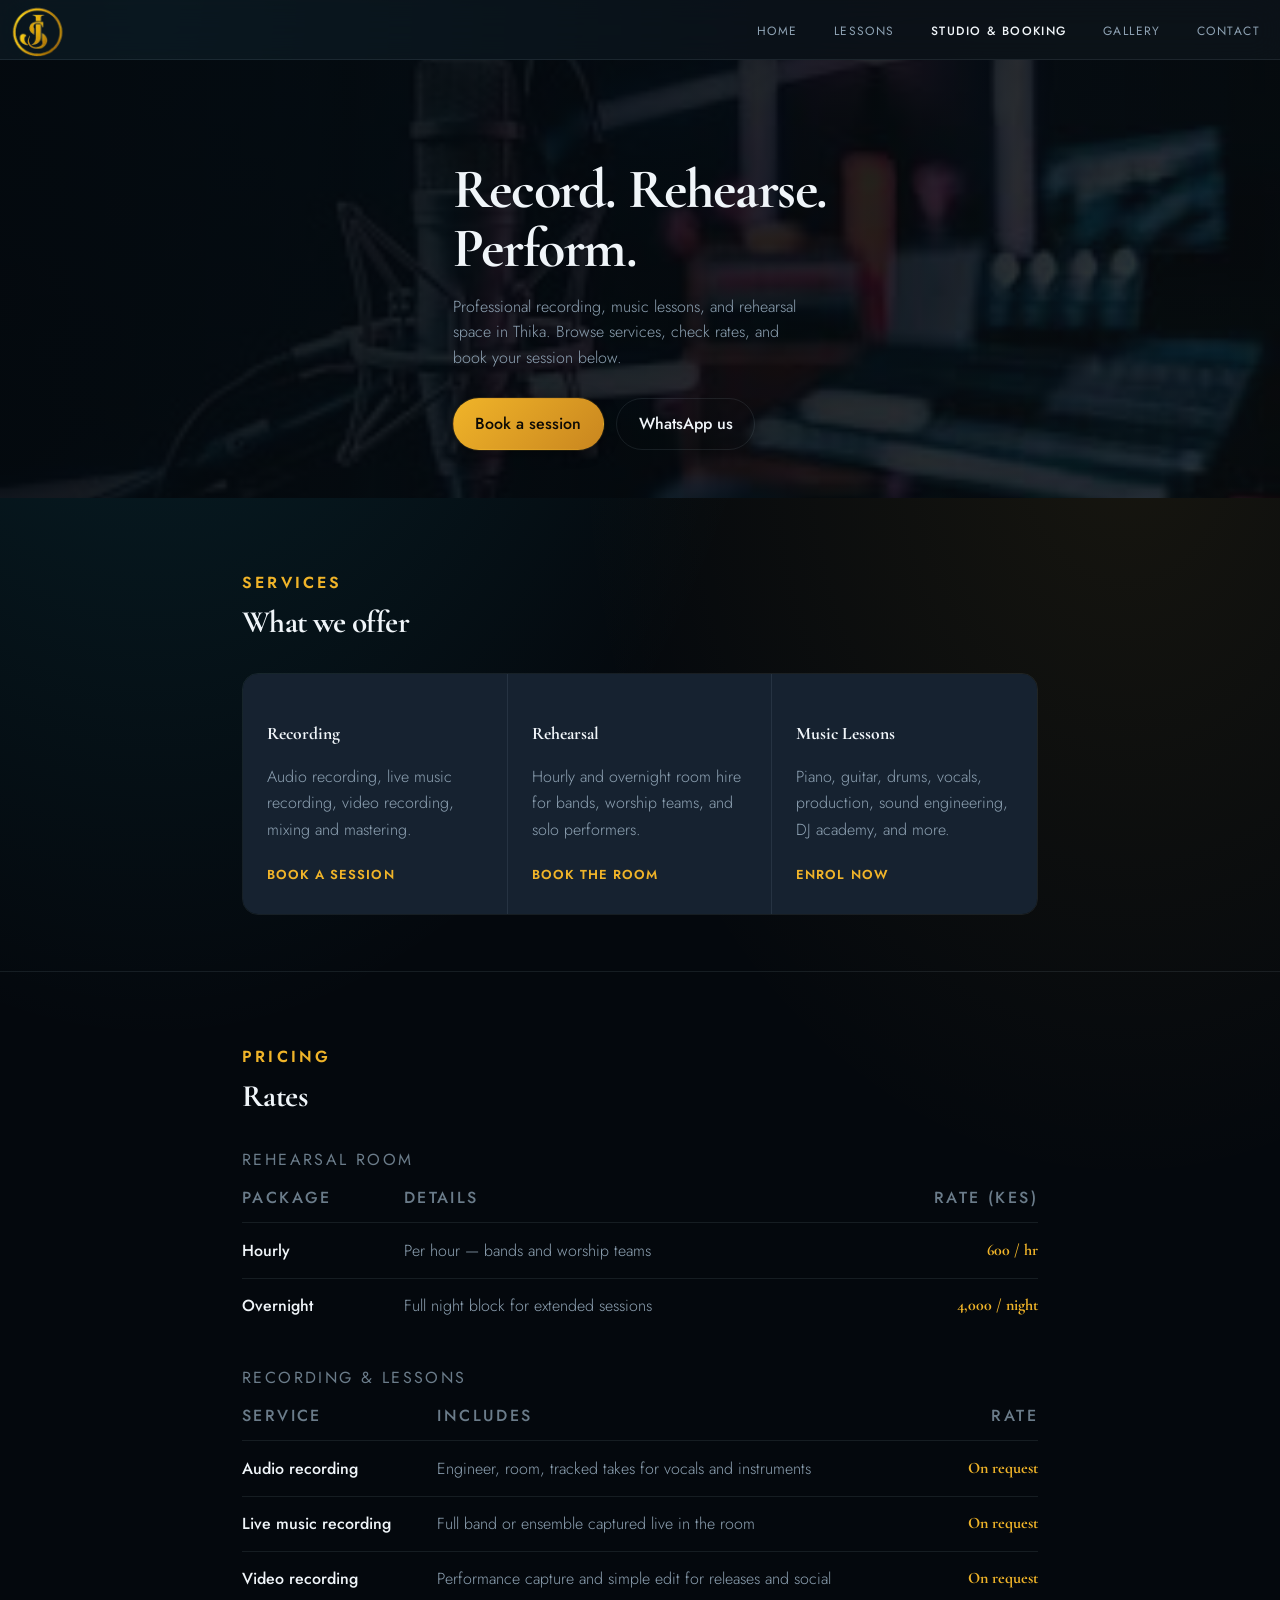
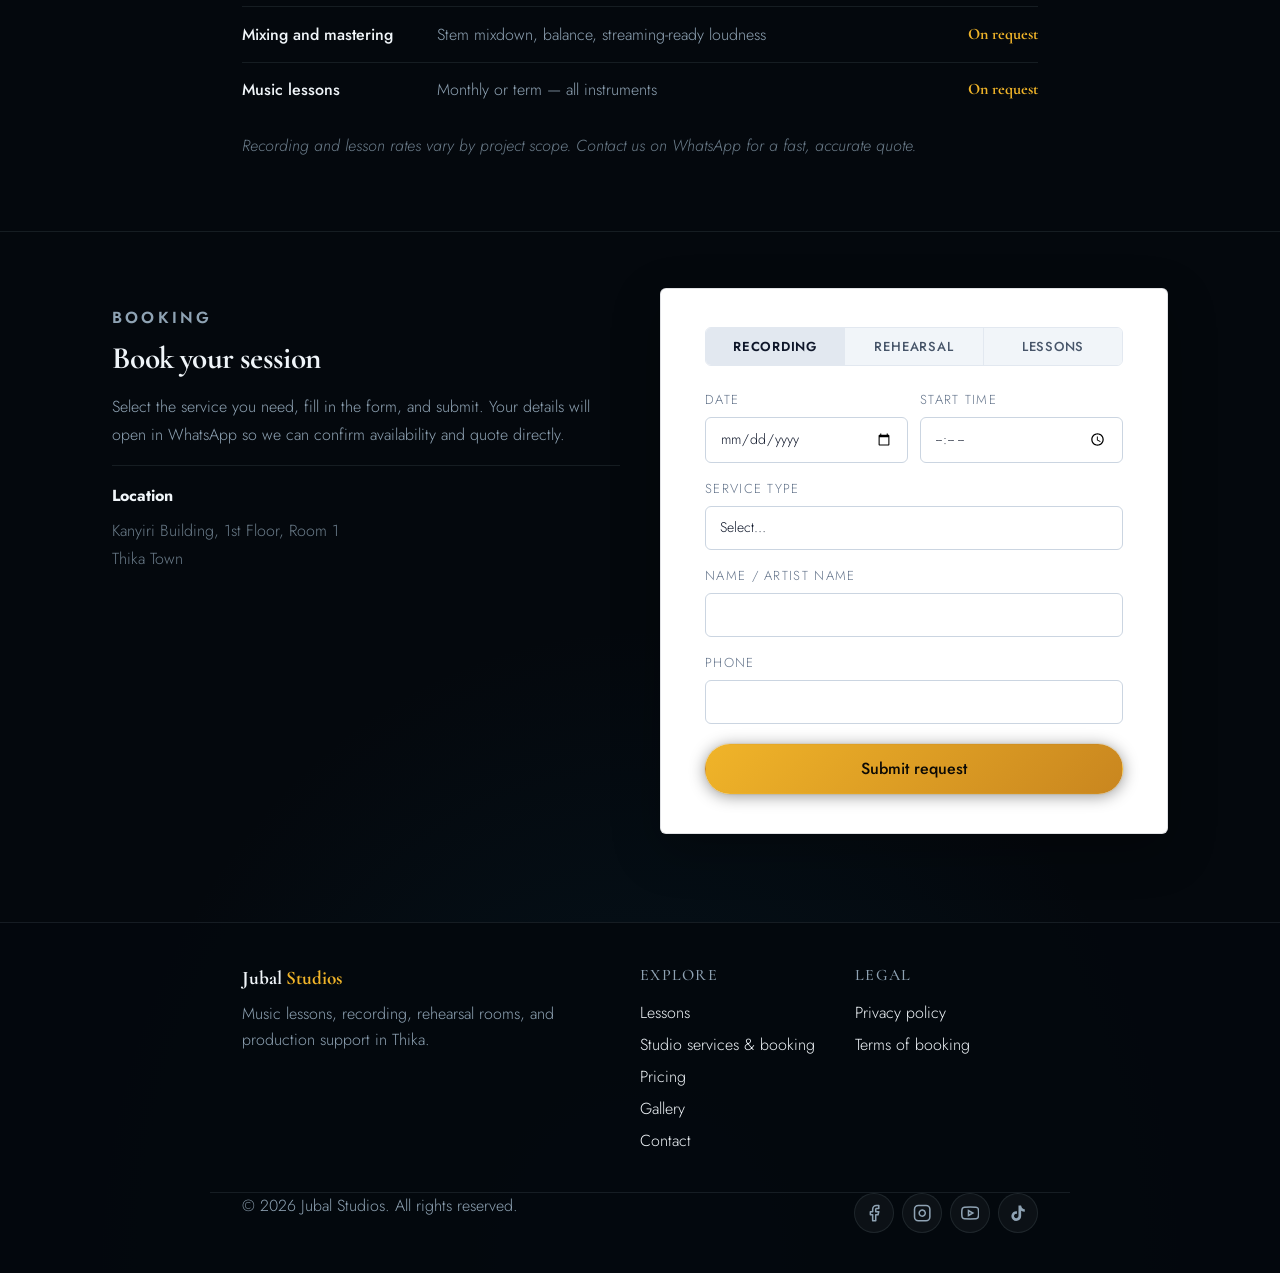
<file: pricing.html>
<!DOCTYPE html>

<html lang="en">

  <head>

    <meta charset="utf-8" />

    <meta name="viewport" content="width=device-width, initial-scale=1" />

    <title>Redirecting… — Jubal Studios</title>

    <meta http-equiv="refresh" content="0; url=studio-services.html#pricing" />

    <script>

      location.replace("studio-services.html#pricing");

    </script>

  </head>

  <body style="font-family: system-ui, sans-serif; padding: 2rem; background: #0c141c; color: #f0f5f9">

    <p>

      <a href="studio-services.html#pricing" style="color: #f0b429">Continue to Studio, pricing &amp; booking</a>

    </p>

  </body>

</html>
</file>
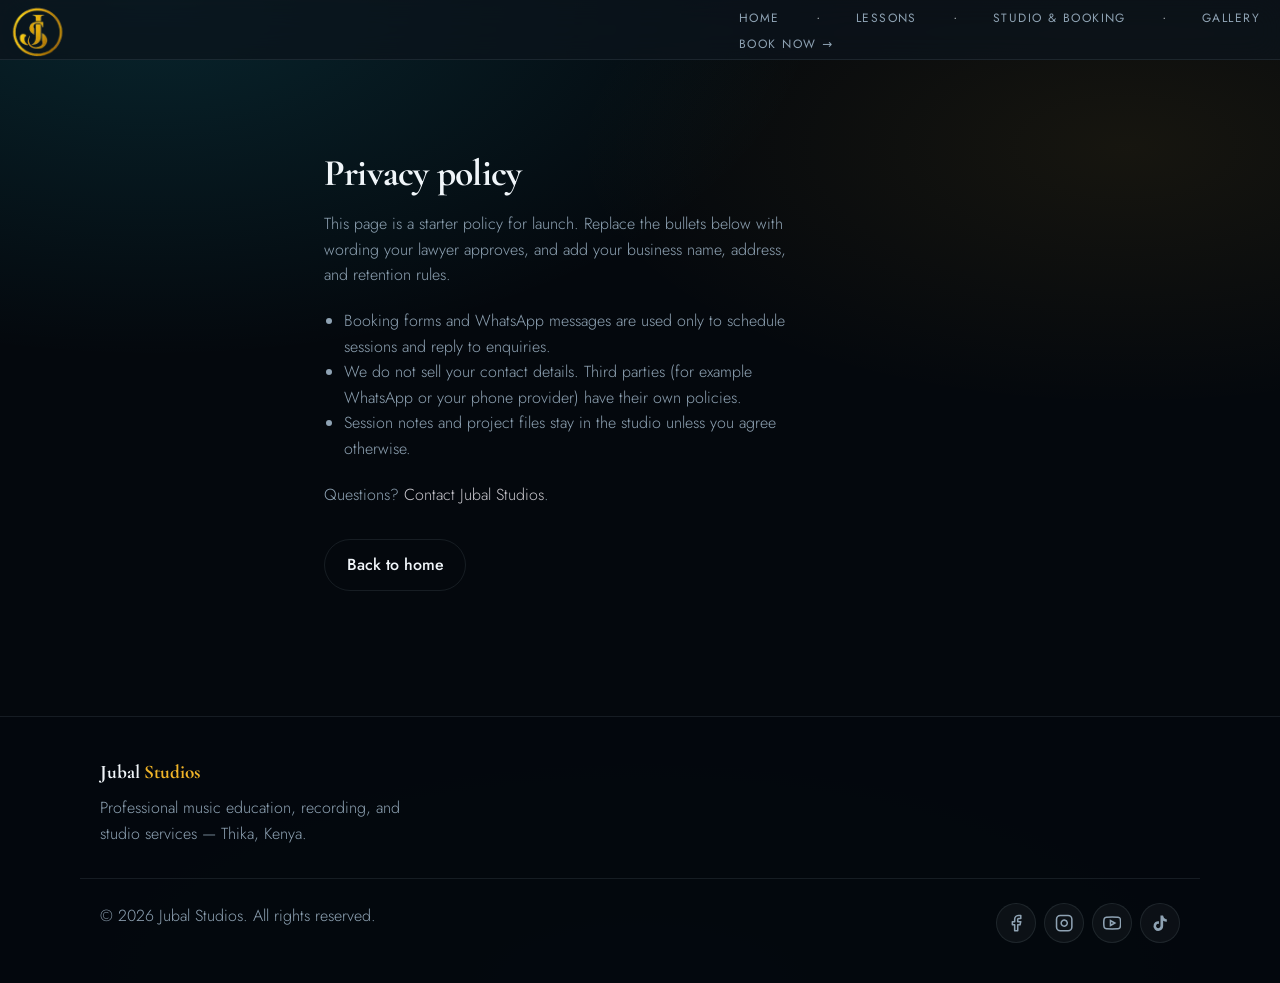
<file: privacy.html>
<!DOCTYPE html>
<html lang="en">
  <head>
    <meta charset="utf-8" />
    <meta name="viewport" content="width=device-width, initial-scale=1" />
    <title>Privacy policy — Jubal Studios</title>
    <meta name="description" content="How Jubal Studios handles your information when you book lessons, recording, or rehearsal." />
    <link rel="preconnect" href="https://fonts.googleapis.com" />
    <link rel="preconnect" href="https://fonts.gstatic.com" crossorigin />
    <link href="https://fonts.googleapis.com/css2?family=Cormorant+Garamond:ital,wght@0,400;0,500;0,600;1,400&family=Jost:ital,wght@0,300;0,400;0,500;1,400&display=swap" rel="stylesheet" />
    <link rel="icon" href="assets/jubal-studios-logo.png" type="image/png" />
    <link rel="apple-touch-icon" href="assets/jubal-studios-logo.png" />
    <link rel="stylesheet" href="css/styles.css" />
  </head>
  <body data-page="privacy">
    <a class="skip-link" href="#main">Skip to content</a>
    <header class="site-header">
      <div class="header-inner">
        <a class="logo" href="index.html">
          <img class="logo-img" src="assets/jubal-studios-logo.png" alt="Jubal Studios" width="200" height="200" loading="eager" decoding="async" />
        </a>
        <button class="nav-toggle" type="button" data-nav-toggle aria-expanded="false" aria-controls="site-nav" aria-label="Menu"><span class="nav-toggle__bars" aria-hidden="true"><span></span><span></span><span></span></span></button>
        <nav class="site-nav" id="site-nav" data-site-nav aria-label="Primary">
          <ul class="site-nav__list">
            <li><a href="index.html" data-nav="home">Home</a></li>
            <li class="site-nav__sep" aria-hidden="true">·</li>
            <li><a href="lessons.html" data-nav="lessons">Lessons</a></li>
            <li class="site-nav__sep" aria-hidden="true">·</li>
            <li><a href="studio-services.html" data-nav="services">Studio &amp; booking</a></li>
            <li class="site-nav__sep" aria-hidden="true">·</li>
            <li><a href="gallery.html" data-nav="gallery">Gallery</a></li>
          </ul>
          <a class="site-nav__book" href="studio-services.html#booking" data-nav="book">Book now <span class="site-nav__arrow" aria-hidden="true">→</span></a>
        </nav>
      </div>
    </header>

    <main id="main">
      <section class="section" style="padding-top: calc(var(--header-h) + 2rem)" aria-labelledby="privacy-title">
        <div class="wrap" style="max-width: 42rem">
          <p class="section-kicker">Legal</p>
          <h1 class="section-title" id="privacy-title">Privacy policy</h1>
          <p class="section-lead" style="margin-top: 1rem">
            This page is a starter policy for launch. Replace the bullets below with wording your lawyer approves, and add your business name, address, and retention rules.
          </p>
          <ul class="section-lead" style="padding-left: 1.25rem; margin: 1.25rem 0 0">
            <li>Booking forms and WhatsApp messages are used only to schedule sessions and reply to enquiries.</li>
            <li>We do not sell your contact details. Third parties (for example WhatsApp or your phone provider) have their own policies.</li>
            <li>Session notes and project files stay in the studio unless you agree otherwise.</li>
          </ul>
          <p class="section-lead" style="margin-top: 1.25rem">
            Questions? <a href="contact.html">Contact Jubal Studios</a>.
          </p>
          <p style="margin-top: 2rem">
            <a class="btn btn-ghost" href="index.html">Back to home</a>
          </p>
        </div>
      </section>
    </main>

    <footer class="site-footer">
      <div class="wrap footer-grid footer-grid--simple">
        <div>
          <p class="footer-brand">Jubal <span>Studios</span></p>
          <p class="footer-tag">Professional music education, recording, and studio services — Thika, Kenya.</p>
        </div>
      </div>
      <div class="wrap footer-bottom">
        <span>&copy; <span id="y"></span> Jubal Studios. All rights reserved.</span>
        <div class="socials socials--icons" aria-label="Social media">
          <a class="social-icon-link" href="https://www.facebook.com/p/JUBAL-Studios-61561518873196/" target="_blank" rel="noopener noreferrer" aria-label="Jubal Studios on Facebook">
            <svg xmlns="http://www.w3.org/2000/svg" viewBox="0 0 24 24" fill="none" stroke="currentColor" stroke-width="2" stroke-linecap="round" stroke-linejoin="round" aria-hidden="true"><path d="M18 2h-3a5 5 0 0 0-5 5v3H7v4h3v8h4v-8h3l1-4h-4V7a1 1 0 0 1 1-1h3z" /></svg>
          </a>
          <a class="social-icon-link" href="https://www.instagram.com/ma_thew9941/" target="_blank" rel="noopener noreferrer" aria-label="Jubal Studios on Instagram">
            <svg xmlns="http://www.w3.org/2000/svg" viewBox="0 0 24 24" fill="none" stroke="currentColor" stroke-width="2" aria-hidden="true"><rect width="20" height="20" x="2" y="2" rx="5" ry="5" /><path d="M16 11.37A4 4 0 1 1 12.63 8 4 4 0 0 1 16 11.37z" /><line x1="17.5" y1="6.5" x2="17.51" y2="6.5" /></svg>
          </a>
          <a class="social-icon-link" href="https://www.youtube.com/@Jubalstudios944" target="_blank" rel="noopener noreferrer" aria-label="Jubal Studios on YouTube">
            <svg xmlns="http://www.w3.org/2000/svg" viewBox="0 0 24 24" fill="none" stroke="currentColor" stroke-width="2" aria-hidden="true"><path d="M22.54 6.42a2.78 2.78 0 0 0-1.94-2C18.88 4 12 4 12 4s-6.88 0-8.6.46a2.78 2.78 0 0 0-1.94 2A29 29 0 0 0 1 11.75a29 29 0 0 0 .46 5.33A2.78 2.78 0 0 0 3.4 19c1.72.46 8.6.46 8.6.46s6.88 0 8.6-.46a2.78 2.78 0 0 0 1.94-2 29 29 0 0 0 .46-5.25 29 29 0 0 0-.46-5.33z" /><polygon points="9.75 15.02 15.5 11.75 9.75 8.48 9.75 15.02" /></svg>
          </a>
          <a class="social-icon-link" href="https://www.tiktok.com/@jubalstudios" target="_blank" rel="noopener noreferrer" aria-label="Jubal Studios on TikTok">
            <svg xmlns="http://www.w3.org/2000/svg" viewBox="0 0 24 24" fill="currentColor" aria-hidden="true"><path d="M19.59 6.69a4.83 4.83 0 0 1-3.77-4.25V2h-3.45v13.67a2.89 2.89 0 0 1-5.2 1.74 2.89 2.89 0 0 1 2.31-4.64 2.93 2.93 0 0 1 .88.13V9.4a6.84 6.84 0 0 0-1-.05A6.33 6.33 0 0 0 5 20.1a6.34 6.34 0 0 0 10.86-4.43v-7a8.16 8.16 0 0 0 4.77 1.52v-3.4a4.85 4.85 0 0 1-1-.1z" /></svg>
          </a>
        </div>
      </div>
    </footer>
    <script src="js/main.js" defer></script>
  </body>
</html>
</file>
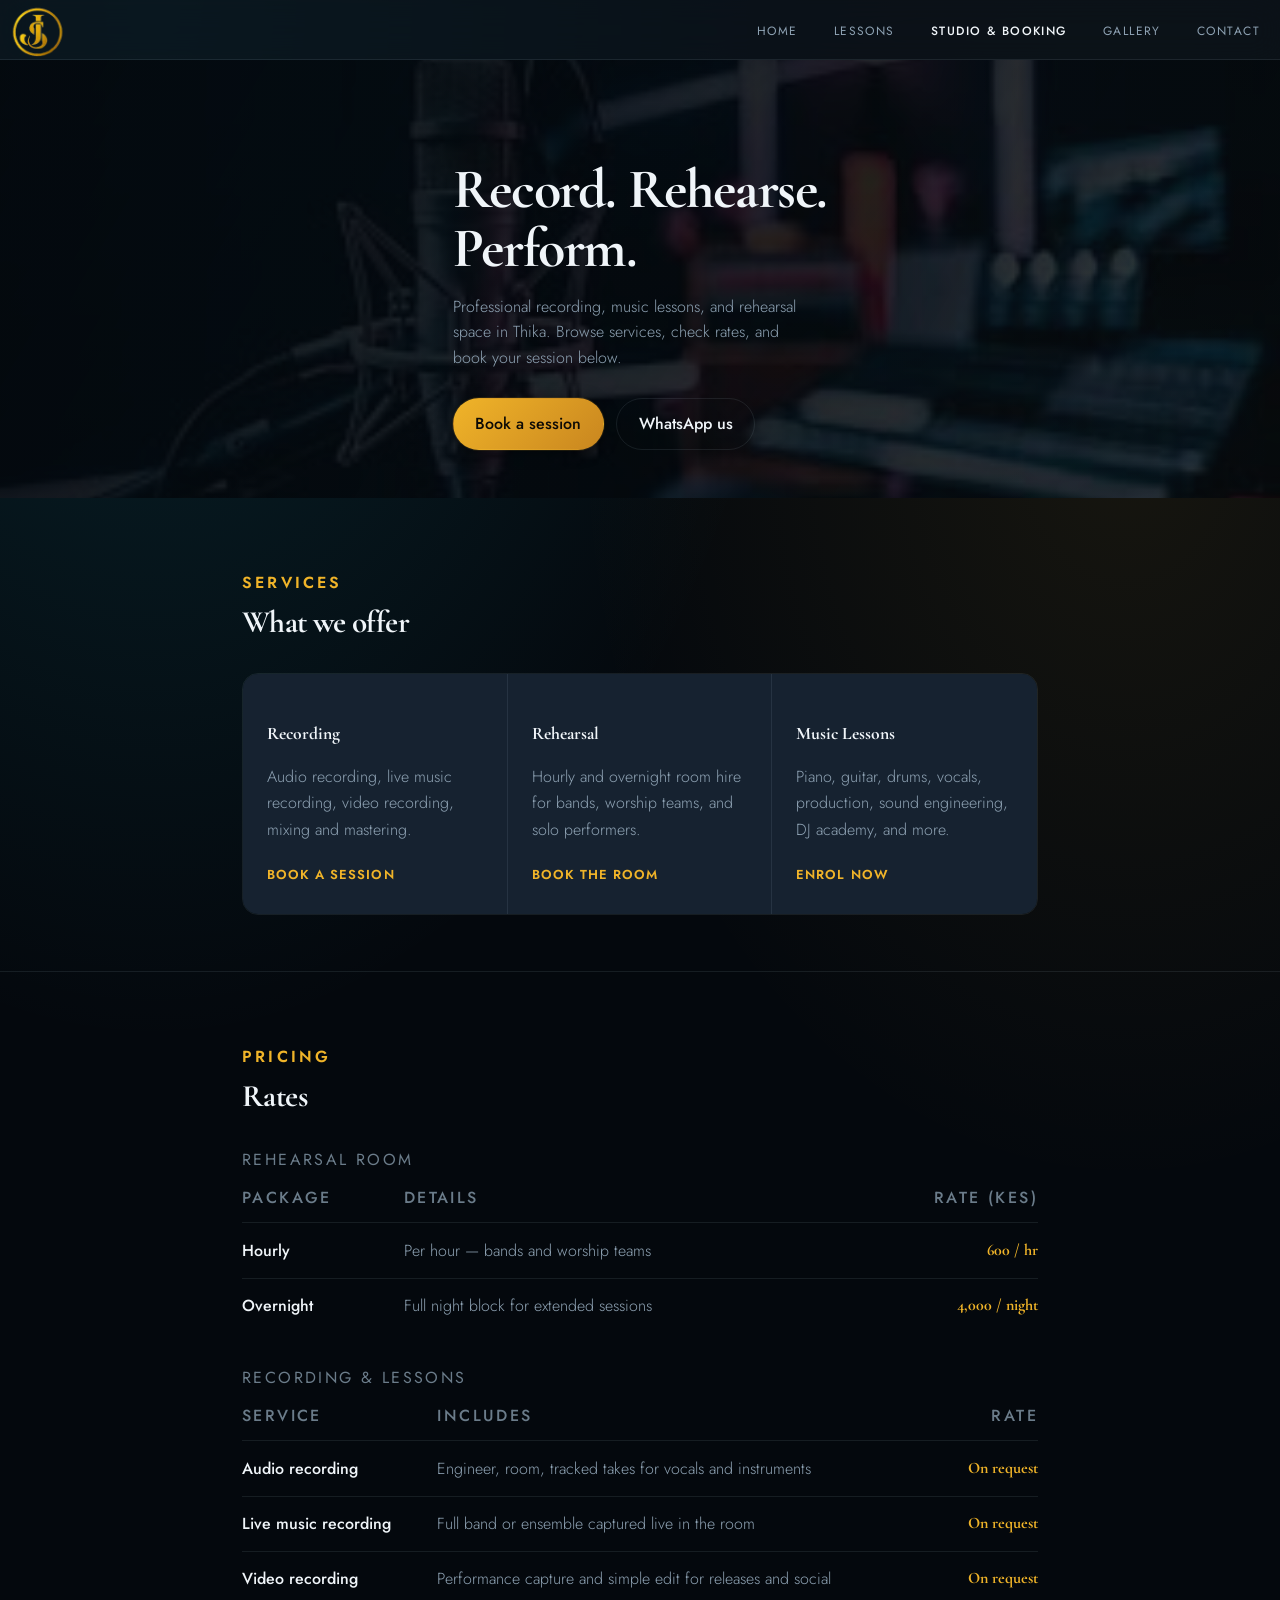
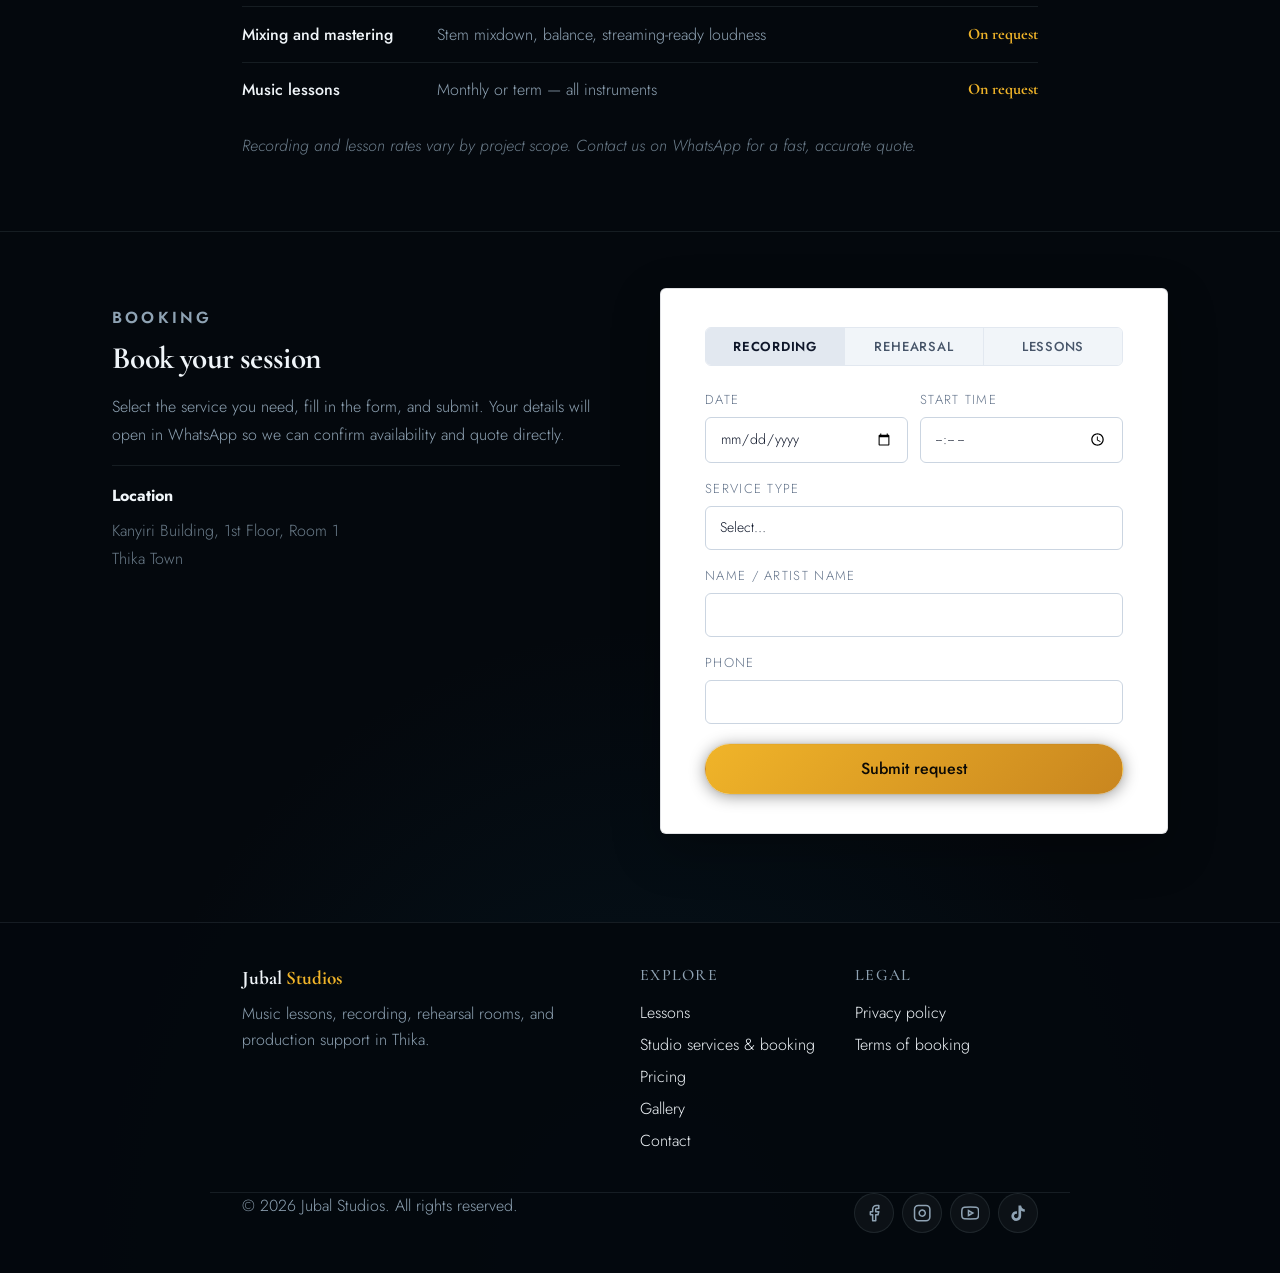
<file: studio-services.html>
<!DOCTYPE html>
<html lang="en">
<head>
  <meta charset="utf-8" />
  <meta name="viewport" content="width=device-width, initial-scale=1" />
  <title>Studio, Pricing &amp; Booking — Jubal Studios</title>
  <meta name="description" content="Recording, lessons, and rehearsal in Thika. Book your session at Jubal Studios." />
  <link rel="icon" href="assets/jubal-studios-logo.png" type="image/png" />
  <link rel="apple-touch-icon" href="assets/jubal-studios-logo.png" />
  <link rel="preconnect" href="https://fonts.googleapis.com" />
  <link rel="preconnect" href="https://fonts.gstatic.com" crossorigin />
  <link
    href="https://fonts.googleapis.com/css2?family=Cormorant+Garamond:ital,wght@0,400;0,500;0,600;1,400&family=Jost:ital,wght@0,300;0,400;0,500;1,400&display=swap"
    rel="stylesheet"
  />
  <link rel="stylesheet" href="css/styles.css" />
</head>
<body data-page="services">
    <a class="skip-link" href="#main">Skip to content</a>
    <header class="site-header">
      <div class="header-inner">
        <a class="logo" href="index.html">
          <img
            class="logo-img"
            src="assets/jubal-studios-logo.png"
            alt="Jubal Studios"
            width="200"
            height="200"
            loading="eager"
            decoding="async"
          />
        </a>
        <button class="nav-toggle" type="button" data-nav-toggle aria-expanded="false" aria-controls="site-nav" aria-label="Menu"><span class="nav-toggle__bars" aria-hidden="true"><span></span><span></span><span></span></span></button>
        <nav class="site-nav" id="site-nav" data-site-nav aria-label="Primary">
          <ul>
            <li><a href="index.html" data-nav="home">Home</a></li>
            <li><a href="lessons.html" data-nav="lessons">Lessons</a></li>
            <li><a href="studio-services.html" data-nav="services">Studio &amp; booking</a></li>
            <li><a href="gallery.html" data-nav="gallery">Gallery</a></li>
            <li><a href="contact.html" data-nav="contact">Contact</a></li>
          </ul>
        </nav>
      </div>
    </header>

    <main id="main">

    <!-- HERO (same pattern as lessons.html) -->
    <section class="hero hero-compact" aria-labelledby="studio-hero-title">
      <div class="hero-bg" aria-hidden="true">
        <img
          src="assets/studio mic.jpg"
          alt=""
          width="1600"
          height="900"
          loading="eager"
          decoding="async"
        />
      </div>
      <div class="hero-overlay" aria-hidden="true"></div>
      <div class="wrap">
        <p class="section-kicker">Studio &amp; booking</p>
        <h1 class="hero-title" id="studio-hero-title">Record. Rehearse.<br />Perform.</h1>
        <p class="hero-text">
          Professional recording, music lessons, and rehearsal space in Thika. Browse services, check rates, and book your session below.
        </p>
        <div class="hero-actions">
          <a class="btn btn-primary" href="#booking">Book a session</a>
          <a class="btn btn-ghost" href="https://wa.me/254798392626" target="_blank" rel="noopener noreferrer">WhatsApp us</a>
        </div>
      </div>
    </section>

    <!-- SERVICES -->
    <section class="section">
      <div class="wrap">
        <div class="section-header">
          <p class="eyebrow">Services</p>
          <h2 class="section-title">What we offer</h2>
        </div>
        <div class="services-row">
          <div class="svc">
            <p class="svc-name">Recording</p>
            <p class="svc-desc">Audio recording, live music recording, video recording, mixing and mastering.</p>
            <a class="svc-link" href="#booking" data-open-tab="recording">Book a session</a>
          </div>
          <div class="svc">
            <p class="svc-name">Rehearsal</p>
            <p class="svc-desc">Hourly and overnight room hire for bands, worship teams, and solo performers.</p>
            <a class="svc-link" href="#booking" data-open-tab="rehearsal">Book the room</a>
          </div>
          <div class="svc">
            <p class="svc-name">Music Lessons</p>
            <p class="svc-desc">Piano, guitar, drums, vocals, production, sound engineering, DJ academy, and more.</p>
            <a class="svc-link" href="#booking" data-open-tab="lessons">Enrol now</a>
          </div>
        </div>
      </div>
    </section>

    <!-- PRICING -->
    <section class="section" id="pricing">
      <div class="wrap">
        <div class="section-header">
          <p class="eyebrow">Pricing</p>
          <h2 class="section-title">Rates</h2>
        </div>

        <p class="rate-section-label">Rehearsal room</p>
        <table class="rates-table">
          <thead>
            <tr>
              <th>Package</th>
              <th>Details</th>
              <th>Rate (KES)</th>
            </tr>
          </thead>
          <tbody>
            <tr>
              <td>Hourly</td>
              <td>Per hour — bands and worship teams</td>
              <td>600 / hr</td>
            </tr>
            <tr>
              <td>Overnight</td>
              <td>Full night block for extended sessions</td>
              <td>4,000 / night</td>
            </tr>
          </tbody>
        </table>

        <p class="rate-section-label rate-section-label--spaced">Recording &amp; lessons</p>
        <table class="rates-table">
          <thead>
            <tr>
              <th>Service</th>
              <th>Includes</th>
              <th>Rate</th>
            </tr>
          </thead>
          <tbody>
            <tr>
              <td>Audio recording</td>
              <td>Engineer, room, tracked takes for vocals and instruments</td>
              <td>On request</td>
            </tr>
            <tr>
              <td>Live music recording</td>
              <td>Full band or ensemble captured live in the room</td>
              <td>On request</td>
            </tr>
            <tr>
              <td>Video recording</td>
              <td>Performance capture and simple edit for releases and social</td>
              <td>On request</td>
            </tr>
            <tr>
              <td>Mixing and mastering</td>
              <td>Stem mixdown, balance, streaming-ready loudness</td>
              <td>On request</td>
            </tr>
            <tr>
              <td>Music lessons</td>
              <td>Monthly or term — all instruments</td>
              <td>On request</td>
            </tr>
          </tbody>
        </table>
        <p class="rate-note">Recording and lesson rates vary by project scope. Contact us on WhatsApp for a fast, accurate quote.</p>
      </div>
    </section>

    <!-- BOOKING -->
    <section class="section" id="booking">
      <div class="wrap">
        <div class="form-grid">
          <div class="form-intro">
            <p class="eyebrow" style="margin-bottom:0.5rem;">Booking</p>
            <h2 class="section-title" style="margin-bottom:1rem;">Book your session</h2>
            <p>Select the service you need, fill in the form, and submit. Your details will open in WhatsApp so we can confirm availability and quote directly.</p>
            <div class="detail">
              <strong style="color:var(--text); display:block; margin-bottom:0.35rem;">Location</strong>
              Kanyiri Building, 1st Floor, Room 1<br>
              Thika Town
            </div>
          </div>

          <div class="form-block">
            <div class="form-tabs" role="tablist" aria-label="Booking type">
              <button type="button" class="form-tab active" data-tab="recording" role="tab" aria-selected="true">Recording</button>
              <button type="button" class="form-tab" data-tab="rehearsal" role="tab" aria-selected="false">Rehearsal</button>
              <button type="button" class="form-tab" data-tab="lessons" role="tab" aria-selected="false">Lessons</button>
            </div>

            <!-- RECORDING FORM -->
            <div class="form-panel active" id="panel-recording" role="tabpanel">
              <form data-booking-form data-booking-title="Recording session booking" novalidate>
                <div>
                  <div class="field-row">
                    <div class="field">
                      <label for="rec-date">Date</label>
                      <input id="rec-date" name="date" type="date" data-required />
                      <p class="field-error" data-error-for="date"></p>
                    </div>
                    <div class="field">
                      <label for="rec-time">Start time</label>
                      <input id="rec-time" name="time" type="time" data-required />
                      <p class="field-error" data-error-for="time"></p>
                    </div>
                  </div>
                  <div class="field">
                    <label for="rec-service">Service type</label>
                    <select id="rec-service" name="service" data-required>
                      <option value="">Select…</option>
                      <option>Audio recording</option>
                      <option>Live music recording</option>
                      <option>Video recording</option>
                      <option>Mixing and mastering</option>
                    </select>
                    <p class="field-error" data-error-for="service"></p>
                  </div>
                  <div class="field">
                    <label for="rec-name">Name / artist name</label>
                    <input id="rec-name" name="name" type="text" autocomplete="name" data-required />
                    <p class="field-error" data-error-for="name"></p>
                  </div>
                  <div class="field">
                    <label for="rec-phone">Phone</label>
                    <input id="rec-phone" name="phone" type="tel" autocomplete="tel" data-required />
                    <p class="field-error" data-error-for="phone"></p>
                  </div>
                  <button class="btn btn-primary form-submit" type="submit">Submit request</button>
                </div>
              </form>
            </div>

            <!-- REHEARSAL FORM -->
            <div class="form-panel" id="panel-rehearsal" role="tabpanel" hidden>
              <form data-booking-form data-booking-title="Rehearsal room booking" novalidate>
                <div>
                  <div class="field">
                    <label for="reh-name">Your name</label>
                    <input id="reh-name" name="name" type="text" autocomplete="name" data-required />
                    <p class="field-error" data-error-for="name"></p>
                  </div>
                  <div class="field">
                    <label for="reh-band">Band / artist name</label>
                    <input id="reh-band" name="band" type="text" data-required />
                    <p class="field-error" data-error-for="band"></p>
                  </div>
                  <div class="field">
                    <label for="reh-pkg">Package</label>
                    <select id="reh-pkg" name="package" data-required>
                      <option value="">Select…</option>
                      <option>Hourly — KES 600 / hr</option>
                      <option>Overnight — KES 4,000 / night</option>
                    </select>
                    <p class="field-error" data-error-for="package"></p>
                  </div>
                  <div class="field-row">
                    <div class="field">
                      <label for="reh-date">Date</label>
                      <input id="reh-date" name="date" type="date" data-required />
                      <p class="field-error" data-error-for="date"></p>
                    </div>
                    <div class="field">
                      <label for="reh-slot">Time slot</label>
                      <select id="reh-slot" name="slot" data-required>
                        <option value="">Select…</option>
                        <option>10:00 – 12:00</option>
                        <option>12:00 – 14:00</option>
                        <option>14:00 – 16:00</option>
                        <option>16:00 – 18:00</option>
                        <option>18:00 – 20:00</option>
                        <option>20:00 – 22:00</option>
                      </select>
                      <p class="field-error" data-error-for="slot"></p>
                    </div>
                  </div>
                  <div class="field">
                    <label for="reh-phone">Phone</label>
                    <input id="reh-phone" name="phone" type="tel" autocomplete="tel" data-required />
                    <p class="field-error" data-error-for="phone"></p>
                  </div>
                  <button class="btn btn-primary form-submit" type="submit">Request booking</button>
                </div>
              </form>
            </div>

            <!-- LESSONS FORM -->
            <div class="form-panel" id="panel-lessons" role="tabpanel" hidden>
              <form data-booking-form data-booking-title="Music lesson enquiry" novalidate>
                <div>
                  <div class="field">
                    <label for="les-name">Full name</label>
                    <input id="les-name" name="name" type="text" autocomplete="name" data-required />
                    <p class="field-error" data-error-for="name"></p>
                  </div>
                  <div class="field">
                    <label for="les-prog">Programme</label>
                    <select id="les-prog" name="programme" data-required>
                      <option value="">Select…</option>
                      <option>Piano</option>
                      <option>Guitar</option>
                      <option>Drums</option>
                      <option>Vocals</option>
                      <option>Saxophone</option>
                      <option>Audio production</option>
                      <option>Sound engineering</option>
                      <option>DJ academy</option>
                    </select>
                    <p class="field-error" data-error-for="programme"></p>
                  </div>
                  <div class="field">
                    <label for="les-phone">Phone</label>
                    <input id="les-phone" name="phone" type="tel" autocomplete="tel" data-required />
                    <p class="field-error" data-error-for="phone"></p>
                  </div>
                  <div class="field">
                    <label for="les-sched">Preferred schedule</label>
                    <textarea id="les-sched" name="schedule" placeholder="e.g. weekday evenings, Saturday mornings" data-required></textarea>
                    <p class="field-error" data-error-for="schedule"></p>
                  </div>
                  <button class="btn btn-primary form-submit" type="submit">Submit enquiry</button>
                </div>
              </form>
            </div>
          </div>
        </div>
      </div>
    </section>

  </main>

    <footer class="site-footer">
      <div class="wrap footer-grid">
        <div>
          <p class="footer-brand">Jubal <span>Studios</span></p>
          <p class="footer-tag">Music lessons, recording, rehearsal rooms, and production support in Thika.</p>
        </div>
        <div class="footer-col">
          <h4>Explore</h4>
          <ul>
            <li><a href="lessons.html">Lessons</a></li>
            <li><a href="studio-services.html">Studio services &amp; booking</a></li>
            <li><a href="studio-services.html#pricing">Pricing</a></li>
            <li><a href="gallery.html">Gallery</a></li>
            <li><a href="contact.html">Contact</a></li>
          </ul>
        </div>
        <div class="footer-col">
          <h4>Legal</h4>
          <ul>
            <li><a href="privacy.html">Privacy policy</a></li>
            <li><a href="terms.html">Terms of booking</a></li>
          </ul>
        </div>
      </div>
      <div class="wrap footer-bottom">
        <span>&copy; <span id="y"></span> Jubal Studios. All rights reserved.</span>
        <div class="socials socials--icons" aria-label="Social media">
          <a class="social-icon-link" href="https://www.facebook.com/p/JUBAL-Studios-61561518873196/" target="_blank" rel="noopener noreferrer" aria-label="Jubal Studios on Facebook">
            <svg xmlns="http://www.w3.org/2000/svg" viewBox="0 0 24 24" fill="none" stroke="currentColor" stroke-width="2" stroke-linecap="round" stroke-linejoin="round" aria-hidden="true"><path d="M18 2h-3a5 5 0 0 0-5 5v3H7v4h3v8h4v-8h3l1-4h-4V7a1 1 0 0 1 1-1h3z" /></svg>
          </a>
          <a class="social-icon-link" href="https://www.instagram.com/ma_thew9941/" target="_blank" rel="noopener noreferrer" aria-label="Jubal Studios on Instagram">
            <svg xmlns="http://www.w3.org/2000/svg" viewBox="0 0 24 24" fill="none" stroke="currentColor" stroke-width="2" aria-hidden="true"><rect width="20" height="20" x="2" y="2" rx="5" ry="5" /><path d="M16 11.37A4 4 0 1 1 12.63 8 4 4 0 0 1 16 11.37z" /><line x1="17.5" y1="6.5" x2="17.51" y2="6.5" /></svg>
          </a>
          <a class="social-icon-link" href="https://www.youtube.com/@Jubalstudios944" target="_blank" rel="noopener noreferrer" aria-label="Jubal Studios on YouTube">
            <svg xmlns="http://www.w3.org/2000/svg" viewBox="0 0 24 24" fill="none" stroke="currentColor" stroke-width="2" aria-hidden="true"><path d="M22.54 6.42a2.78 2.78 0 0 0-1.94-2C18.88 4 12 4 12 4s-6.88 0-8.6.46a2.78 2.78 0 0 0-1.94 2A29 29 0 0 0 1 11.75a29 29 0 0 0 .46 5.33A2.78 2.78 0 0 0 3.4 19c1.72.46 8.6.46 8.6.46s6.88 0 8.6-.46a2.78 2.78 0 0 0 1.94-2 29 29 0 0 0 .46-5.25 29 29 0 0 0-.46-5.33z" /><polygon points="9.75 15.02 15.5 11.75 9.75 8.48 9.75 15.02" /></svg>
          </a>
          <a class="social-icon-link" href="https://www.tiktok.com/@jubalstudios" target="_blank" rel="noopener noreferrer" aria-label="Jubal Studios on TikTok">
            <svg xmlns="http://www.w3.org/2000/svg" viewBox="0 0 24 24" fill="currentColor" aria-hidden="true"><path d="M19.59 6.69a4.83 4.83 0 0 1-3.77-4.25V2h-3.45v13.67a2.89 2.89 0 0 1-5.2 1.74 2.89 2.89 0 0 1 2.31-4.64 2.93 2.93 0 0 1 .88.13V9.4a6.84 6.84 0 0 0-1-.05A6.33 6.33 0 0 0 5 20.1a6.34 6.34 0 0 0 10.86-4.43v-7a8.16 8.16 0 0 0 4.77 1.52v-3.4a4.85 4.85 0 0 1-1-.1z" /></svg>
          </a>
        </div>
      </div>
    </footer>

    <script src="js/main.js" defer></script>
    <script>
      (function () {
        function selectTab(target) {
          document.querySelectorAll(".form-tab").forEach(function (t) {
            var on = t.dataset.tab === target;
            t.classList.toggle("active", on);
            t.setAttribute("aria-selected", on ? "true" : "false");
          });
          document.querySelectorAll(".form-panel").forEach(function (p) {
            var active = p.id === "panel-" + target;
            p.classList.toggle("active", active);
            p.hidden = !active;
          });
        }

        document.querySelectorAll(".form-tab").forEach(function (tab) {
          tab.addEventListener("click", function () {
            selectTab(tab.dataset.tab);
          });
        });

        document.querySelectorAll("[data-open-tab]").forEach(function (link) {
          link.addEventListener("click", function () {
            var tab = link.getAttribute("data-open-tab");
            if (tab) selectTab(tab);
          });
        });

        (function syncHash() {
          var h = (location.hash || "").toLowerCase();
          var tabFromHash = {
            "#hub-book-rec": "recording",
            "#hub-book-reh": "rehearsal",
            "#hub-book-lesson": "lessons",
            "#book-your-time": "recording",
          };
          if (h === "#studio-pricing" || h === "#pricing") {
            var el = document.getElementById("pricing");
            if (el) el.scrollIntoView({ behavior: "smooth" });
            if (h === "#studio-pricing") history.replaceState(null, "", "#pricing");
            return;
          }
          if (tabFromHash[h]) {
            selectTab(tabFromHash[h]);
            var book = document.getElementById("booking");
            if (book) book.scrollIntoView({ behavior: "smooth" });
            history.replaceState(null, "", "#booking");
          }
        })();
      })();
    </script>
</body>
</html>
</file>
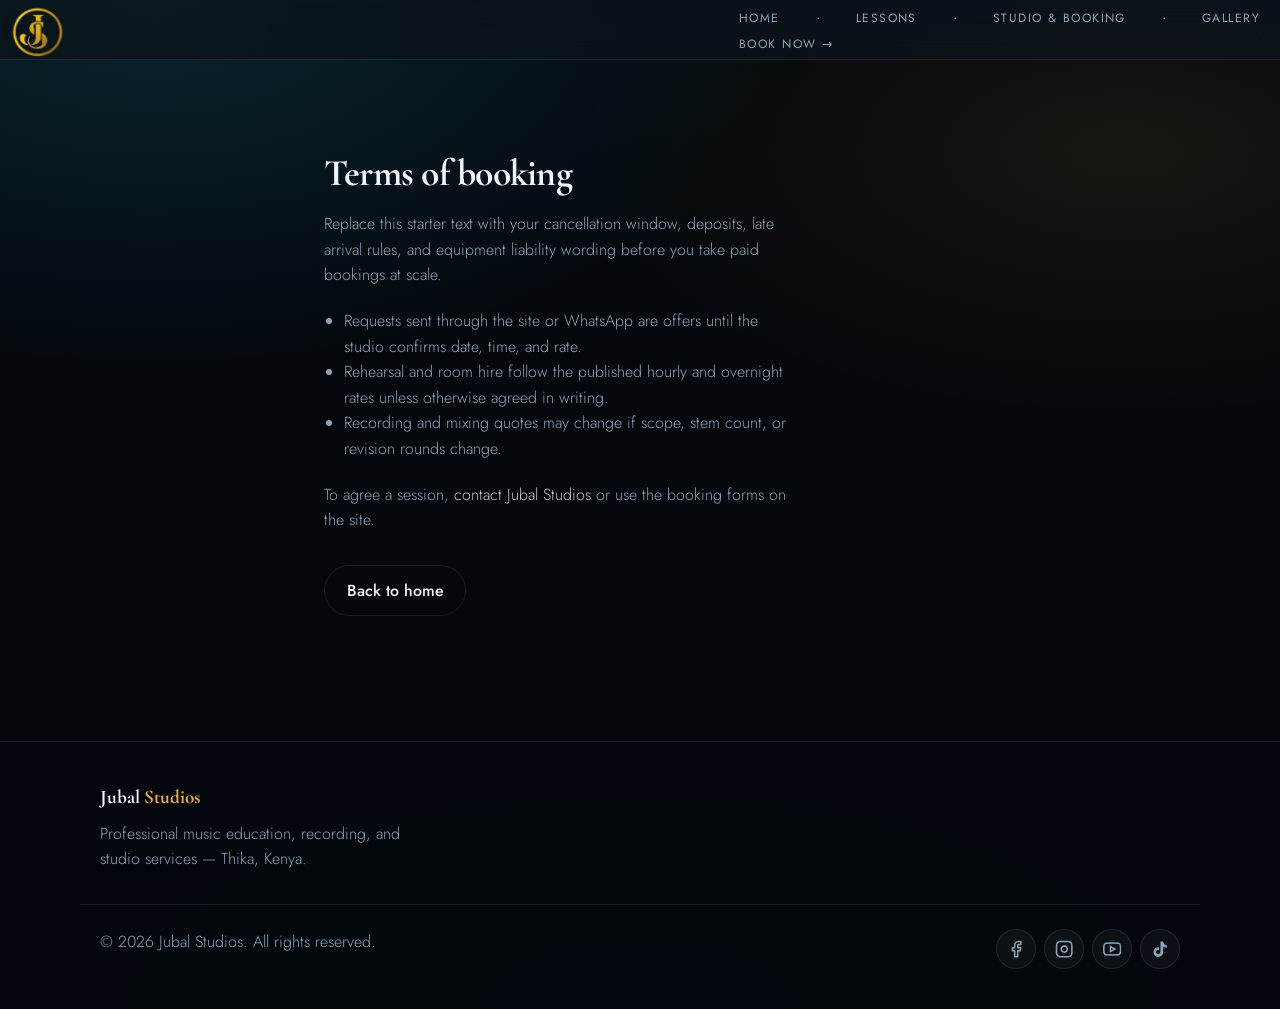
<file: terms.html>
<!DOCTYPE html>
<html lang="en">
  <head>
    <meta charset="utf-8" />
    <meta name="viewport" content="width=device-width, initial-scale=1" />
    <title>Terms of booking — Jubal Studios</title>
    <meta name="description" content="Booking terms for lessons, recording, and rehearsal at Jubal Studios, Thika." />
    <link rel="preconnect" href="https://fonts.googleapis.com" />
    <link rel="preconnect" href="https://fonts.gstatic.com" crossorigin />
    <link href="https://fonts.googleapis.com/css2?family=Cormorant+Garamond:ital,wght@0,400;0,500;0,600;1,400&family=Jost:ital,wght@0,300;0,400;0,500;1,400&display=swap" rel="stylesheet" />
    <link rel="icon" href="assets/jubal-studios-logo.png" type="image/png" />
    <link rel="apple-touch-icon" href="assets/jubal-studios-logo.png" />
    <link rel="stylesheet" href="css/styles.css" />
  </head>
  <body data-page="terms">
    <a class="skip-link" href="#main">Skip to content</a>
    <header class="site-header">
      <div class="header-inner">
        <a class="logo" href="index.html">
          <img class="logo-img" src="assets/jubal-studios-logo.png" alt="Jubal Studios" width="200" height="200" loading="eager" decoding="async" />
        </a>
        <button class="nav-toggle" type="button" data-nav-toggle aria-expanded="false" aria-controls="site-nav" aria-label="Menu"><span class="nav-toggle__bars" aria-hidden="true"><span></span><span></span><span></span></span></button>
        <nav class="site-nav" id="site-nav" data-site-nav aria-label="Primary">
          <ul class="site-nav__list">
            <li><a href="index.html" data-nav="home">Home</a></li>
            <li class="site-nav__sep" aria-hidden="true">·</li>
            <li><a href="lessons.html" data-nav="lessons">Lessons</a></li>
            <li class="site-nav__sep" aria-hidden="true">·</li>
            <li><a href="studio-services.html" data-nav="services">Studio &amp; booking</a></li>
            <li class="site-nav__sep" aria-hidden="true">·</li>
            <li><a href="gallery.html" data-nav="gallery">Gallery</a></li>
          </ul>
          <a class="site-nav__book" href="studio-services.html#booking" data-nav="book">Book now <span class="site-nav__arrow" aria-hidden="true">→</span></a>
        </nav>
      </div>
    </header>

    <main id="main">
      <section class="section" style="padding-top: calc(var(--header-h) + 2rem)" aria-labelledby="terms-title">
        <div class="wrap" style="max-width: 42rem">
          <p class="section-kicker">Legal</p>
          <h1 class="section-title" id="terms-title">Terms of booking</h1>
          <p class="section-lead" style="margin-top: 1rem">
            Replace this starter text with your cancellation window, deposits, late arrival rules, and equipment liability wording before you take paid bookings at scale.
          </p>
          <ul class="section-lead" style="padding-left: 1.25rem; margin: 1.25rem 0 0">
            <li>Requests sent through the site or WhatsApp are offers until the studio confirms date, time, and rate.</li>
            <li>Rehearsal and room hire follow the published hourly and overnight rates unless otherwise agreed in writing.</li>
            <li>Recording and mixing quotes may change if scope, stem count, or revision rounds change.</li>
          </ul>
          <p class="section-lead" style="margin-top: 1.25rem">
            To agree a session, <a href="contact.html">contact Jubal Studios</a> or use the booking forms on the site.
          </p>
          <p style="margin-top: 2rem">
            <a class="btn btn-ghost" href="index.html">Back to home</a>
          </p>
        </div>
      </section>
    </main>

    <footer class="site-footer">
      <div class="wrap footer-grid footer-grid--simple">
        <div>
          <p class="footer-brand">Jubal <span>Studios</span></p>
          <p class="footer-tag">Professional music education, recording, and studio services — Thika, Kenya.</p>
        </div>
      </div>
      <div class="wrap footer-bottom">
        <span>&copy; <span id="y"></span> Jubal Studios. All rights reserved.</span>
        <div class="socials socials--icons" aria-label="Social media">
          <a class="social-icon-link" href="https://www.facebook.com/p/JUBAL-Studios-61561518873196/" target="_blank" rel="noopener noreferrer" aria-label="Jubal Studios on Facebook">
            <svg xmlns="http://www.w3.org/2000/svg" viewBox="0 0 24 24" fill="none" stroke="currentColor" stroke-width="2" stroke-linecap="round" stroke-linejoin="round" aria-hidden="true"><path d="M18 2h-3a5 5 0 0 0-5 5v3H7v4h3v8h4v-8h3l1-4h-4V7a1 1 0 0 1 1-1h3z" /></svg>
          </a>
          <a class="social-icon-link" href="https://www.instagram.com/ma_thew9941/" target="_blank" rel="noopener noreferrer" aria-label="Jubal Studios on Instagram">
            <svg xmlns="http://www.w3.org/2000/svg" viewBox="0 0 24 24" fill="none" stroke="currentColor" stroke-width="2" aria-hidden="true"><rect width="20" height="20" x="2" y="2" rx="5" ry="5" /><path d="M16 11.37A4 4 0 1 1 12.63 8 4 4 0 0 1 16 11.37z" /><line x1="17.5" y1="6.5" x2="17.51" y2="6.5" /></svg>
          </a>
          <a class="social-icon-link" href="https://www.youtube.com/@Jubalstudios944" target="_blank" rel="noopener noreferrer" aria-label="Jubal Studios on YouTube">
            <svg xmlns="http://www.w3.org/2000/svg" viewBox="0 0 24 24" fill="none" stroke="currentColor" stroke-width="2" aria-hidden="true"><path d="M22.54 6.42a2.78 2.78 0 0 0-1.94-2C18.88 4 12 4 12 4s-6.88 0-8.6.46a2.78 2.78 0 0 0-1.94 2A29 29 0 0 0 1 11.75a29 29 0 0 0 .46 5.33A2.78 2.78 0 0 0 3.4 19c1.72.46 8.6.46 8.6.46s6.88 0 8.6-.46a2.78 2.78 0 0 0 1.94-2 29 29 0 0 0 .46-5.25 29 29 0 0 0-.46-5.33z" /><polygon points="9.75 15.02 15.5 11.75 9.75 8.48 9.75 15.02" /></svg>
          </a>
          <a class="social-icon-link" href="https://www.tiktok.com/@jubalstudios" target="_blank" rel="noopener noreferrer" aria-label="Jubal Studios on TikTok">
            <svg xmlns="http://www.w3.org/2000/svg" viewBox="0 0 24 24" fill="currentColor" aria-hidden="true"><path d="M19.59 6.69a4.83 4.83 0 0 1-3.77-4.25V2h-3.45v13.67a2.89 2.89 0 0 1-5.2 1.74 2.89 2.89 0 0 1 2.31-4.64 2.93 2.93 0 0 1 .88.13V9.4a6.84 6.84 0 0 0-1-.05A6.33 6.33 0 0 0 5 20.1a6.34 6.34 0 0 0 10.86-4.43v-7a8.16 8.16 0 0 0 4.77 1.52v-3.4a4.85 4.85 0 0 1-1-.1z" /></svg>
          </a>
        </div>
      </div>
    </footer>
    <script src="js/main.js" defer></script>
  </body>
</html>
</file>
<file: css/styles.css>
/* Jubal Studios — site styles (theme: graphite + teal glow + warm amber CTAs) */
:root {
  --bg-deep: #04080d;
  --bg: #0c141c;
  --bg-elevated: #121c28;
  --bg-card: #162230;
  --border: rgba(186, 210, 225, 0.1);
  --text: #f0f5f9;
  --text-muted: #8fa3b4;
  --accent: #f0b429;
  --accent-mid: #c9861f;
  --accent-soft: rgba(240, 180, 41, 0.16);
  --accent-2: #22d3ee;
  --accent-2-soft: rgba(34, 211, 238, 0.14);
  --danger: #f87171;
  --success: #34d399;
  --text-dim: #6b7c8a;
  --radius: 16px;
  --radius-sm: 11px;
  --shadow: 0 22px 64px rgba(0, 10, 24, 0.52);
  --font-serif: "Cormorant Garamond", Georgia, "Times New Roman", serif;
  --font-sans: "Jost", system-ui, -apple-system, sans-serif;
  --font-display: "Cormorant Garamond", Georgia, "Times New Roman", serif;
  --font-weight-normal: 300;
  --font-weight-regular: 400;
  --font-weight-medium: 500;
  --font-weight-semibold: 600;
  --font-weight-bold: 700;
  --max: 1120px;
  --max-wide: 1320px;
  --header-h: 60px;
  /* Motion — smooth deceleration, slightly longer defaults */
  --ease-out: cubic-bezier(0.22, 1, 0.45, 1);
  --ease-soft: cubic-bezier(0.45, 0, 0.55, 1);
  --ease-reveal: cubic-bezier(0.33, 1, 0.65, 1);
  --ease-ken: cubic-bezier(0.42, 0, 0.58, 1);
  --t-fast: 0.22s;
  --t-med: 0.42s;
  --t-slow: 0.72s;
}

*,
*::before,
*::after {
  box-sizing: border-box;
}

html {
  font-size: 16px;
  scroll-behavior: smooth;
  /* Keeps in-page anchors and scrollIntoView() clear of the sticky header */
  scroll-padding-top: calc(var(--header-h) + 0.75rem);
  overflow-x: clip;
  color-scheme: dark;
}

/* In-page booking anchors clear sticky header */
#booking,
#pricing,
#hub-book-lesson,
#hub-book-rec,
#hub-book-reh {
  scroll-margin-top: calc(var(--header-h) + 0.75rem);
}

body {
  margin: 0;
  overflow-x: clip;
  font-family: var(--font-sans);
  font-weight: var(--font-weight-normal);
  font-size: 1rem;
  line-height: 1.6;
  -webkit-font-smoothing: antialiased;
  -moz-osx-font-smoothing: grayscale;
  text-rendering: optimizeLegibility;
  color: var(--text);
  background: var(--bg-deep);
  background-image:
    radial-gradient(ellipse 100% 70% at 12% 0%, var(--accent-2-soft), transparent 52%),
    radial-gradient(ellipse 90% 55% at 88% 15%, rgba(240, 180, 41, 0.08), transparent 48%),
    radial-gradient(ellipse 85% 45% at 50% 100%, rgba(12, 80, 110, 0.18), transparent 50%);
  min-height: 100vh;
}

h1,
h2,
h3,
h4,
h5,
h6 {
  font-family: var(--font-display);
}

img {
  max-width: 100%;
  height: auto;
  display: block;
}

a {
  color: rgba(244, 242, 248, 0.82);
  text-decoration: none;
  transition: color var(--t-fast) var(--ease-soft), text-decoration-color var(--t-fast) var(--ease-soft);
}

a:hover {
  color: rgba(244, 242, 248, 0.92);
  text-decoration: underline;
  text-decoration-color: rgba(255, 255, 255, 0.18);
}

:focus-visible {
  outline: 2px solid var(--accent);
  outline-offset: 3px;
}

input:focus-visible,
select:focus-visible,
textarea:focus-visible {
  outline: none;
  outline-offset: 0;
}

.card.form .btn:focus-visible {
  outline: 2px solid rgba(255, 255, 255, 0.28);
  outline-offset: 2px;
}

.skip-link {
  position: absolute;
  left: -9999px;
  top: 0.75rem;
  background: var(--accent);
  color: #111;
  padding: 0.5rem 1rem;
  border-radius: var(--radius-sm);
  z-index: 9999;
  font-family: var(--font-sans);
  font-weight: 500;
}

.skip-link:focus {
  left: 0.75rem;
}

/* Header — bar + nav (compact uppercase links, centered inner) */
.site-header {
  position: sticky;
  top: 0;
  z-index: 50;
  height: 60px;
  border-bottom: 1px solid var(--border);
  /* Frosted bar: translucent fill + backdrop blur */
  background: rgba(12, 20, 28, 0.82);
  background: color-mix(in srgb, var(--bg) 78%, transparent);
  backdrop-filter: blur(14px) saturate(1.25);
  -webkit-backdrop-filter: blur(14px) saturate(1.25);
  transform: translateZ(0);
  backface-visibility: hidden;
}

.header-inner {
  width: 100%;
  max-width: none;
  margin: 0;
  /* Logo at viewport left; keep a bit of room for safe area / tap targets */
  padding-left: max(0.5rem, env(safe-area-inset-left, 0px));
  padding-right: max(1.25rem, env(safe-area-inset-right, 0px));
  height: 100%;
  display: flex;
  align-items: center;
  justify-content: space-between;
  gap: 2rem;
}

.logo {
  display: inline-flex;
  align-items: center;
  flex-shrink: 0;
  text-decoration: none;
  font-family: var(--font-display);
  font-size: 1.35rem;
  font-weight: 600;
  letter-spacing: 0.04em;
  color: var(--text);
  transition: opacity var(--t-med) var(--ease-soft), transform var(--t-med) var(--ease-soft);
}

.logo span {
  color: var(--accent);
}

.logo-img {
  display: block;
  height: clamp(40px, 6vw, 56px);
  width: auto;
  max-width: min(72px, 20vw);
  object-fit: contain;
  object-position: left center;
}

.logo:hover {
  opacity: 0.96;
  transform: translateY(-1px);
}

.logo:active {
  transform: translateY(0);
}

.nav-toggle {
  display: none;
  font-family: var(--font-sans);
  font-weight: 400;
  background: var(--bg-card);
  border: 1px solid var(--border);
  color: var(--text);
  border-radius: var(--radius-sm);
  padding: 0.5rem 0.75rem;
  font: inherit;
  cursor: pointer;
  transition: background var(--t-fast) var(--ease-soft), border-color var(--t-fast) var(--ease-soft),
    transform var(--t-fast) var(--ease-soft);
}

.nav-toggle:hover {
  background: var(--bg-card);
  border-color: rgba(255, 255, 255, 0.1);
}

.nav-toggle:active {
  transform: scale(0.98);
}

.nav-toggle__bars {
  display: flex;
  flex-direction: column;
  justify-content: center;
  gap: 5px;
  width: 1.35rem;
}

.nav-toggle__bars span {
  display: block;
  height: 2px;
  width: 100%;
  border-radius: 1px;
  background: currentColor;
}

.site-nav ul {
  list-style: none;
  margin: 0;
  padding: 0;
  display: flex;
  flex-wrap: wrap;
  gap: 2.25rem;
  align-items: center;
}

.site-nav a {
  color: var(--text-muted);
  text-decoration: none;
  font-family: var(--font-sans);
  font-size: 0.75rem;
  font-weight: 400;
  letter-spacing: 0.12em;
  text-transform: uppercase;
  transition: color var(--t-fast) var(--ease-soft);
}

.site-nav a:hover,
.site-nav a:focus-visible {
  color: var(--text);
  text-decoration: none;
}

.site-nav a[aria-current="page"] {
  color: var(--text);
  font-weight: 500;
  text-decoration: none;
}

@media (max-width: 900px) {
  .nav-toggle {
    display: inline-flex;
    align-items: center;
    justify-content: center;
    gap: 0;
    padding: 0.55rem 0.62rem;
    min-width: 2.75rem;
    min-height: 2.75rem;
  }

  .site-nav {
    position: fixed;
    inset: var(--header-h) 0 auto 0;
    background: rgba(12, 20, 28, 0.92);
    background: color-mix(in srgb, var(--bg) 88%, transparent);
    backdrop-filter: blur(14px) saturate(1.2);
    -webkit-backdrop-filter: blur(14px) saturate(1.2);
    border-bottom: 1px solid var(--border);
    padding: 1rem 1.25rem 1.25rem;
    transform: translate3d(0, -120%, 0);
    opacity: 0;
    pointer-events: none;
    transition: transform 0.42s var(--ease-out), opacity 0.35s var(--ease-soft);
  }

  .site-nav.is-open {
    transform: translate3d(0, 0, 0);
    opacity: 1;
    pointer-events: auto;
  }

  .site-nav ul {
    flex-direction: column;
    align-items: flex-start;
    gap: 0.65rem;
  }
}

/* Buttons */
.btn {
  display: inline-flex;
  align-items: center;
  justify-content: center;
  gap: 0.5rem;
  padding: 0.75rem 1.35rem;
  border-radius: 999px;
  font-family: var(--font-sans);
  font-weight: 500;
  font-size: 1rem;
  border: 1px solid transparent;
  cursor: pointer;
  text-decoration: none;
  transition: transform var(--t-fast) var(--ease-soft), box-shadow var(--t-med) var(--ease-soft),
    background var(--t-med) var(--ease-soft), border-color var(--t-med) var(--ease-soft),
    filter var(--t-fast) var(--ease-soft), opacity var(--t-fast) var(--ease-soft);
}

.btn:hover {
  text-decoration: none;
}

.btn:active {
  transform: scale(0.98);
  opacity: 0.95;
}

.btn-primary {
  background: linear-gradient(135deg, var(--accent) 0%, var(--accent-mid) 100%);
  color: #0c0a06;
  box-shadow: 0 2px 16px rgba(0, 0, 0, 0.42), 0 0 0 1px rgba(240, 180, 41, 0.14);
}

.btn-primary:hover {
  box-shadow: 0 6px 26px rgba(0, 0, 0, 0.48), 0 0 0 1px rgba(240, 180, 41, 0.22);
  transform: translateY(-1px);
  text-decoration: none;
}

.btn-primary:active {
  transform: scale(0.98) translateY(0);
}

.btn-ghost {
  background: transparent;
  border-color: var(--border);
  color: var(--text);
}

.btn-ghost:hover {
  border-color: rgba(255, 255, 255, 0.11);
  background: rgba(255, 255, 255, 0.025);
  transform: translateY(-1px);
  text-decoration: none;
}

.btn-ghost:active {
  transform: scale(0.98);
}

.btn-whatsapp {
  background: #25d366;
  color: #fff;
}

.btn-whatsapp:hover {
  filter: brightness(1.06);
  transform: translateY(-1px);
  box-shadow: 0 6px 24px rgba(37, 211, 102, 0.28);
  text-decoration: none;
}

.btn-whatsapp:active {
  transform: scale(0.98);
}

/* Layout */
.wrap {
  max-width: var(--max);
  margin: 0 auto;
  padding: 0 1.25rem;
}

.wrap--wide {
  max-width: var(--max-wide);
  padding-inline: clamp(1rem, 3vw, 2rem);
}

.section {
  padding: clamp(3rem, 6vw, 5rem) 0;
}

.section-header {
  margin-bottom: 2rem;
}

.section-kicker {
  display: none !important;
}

.section-title {
  font-family: var(--font-display);
  font-size: clamp(1.75rem, 4vw, 2.35rem);
  font-weight: 700;
  letter-spacing: -0.02em;
  margin: 0 0 0.5rem;
  line-height: 1.15;
}

.section-lead {
  margin: 0;
  color: var(--text-muted);
  font-weight: 300;
  max-width: 52ch;
}

/* Main content blocks: subtle top → bottom stagger (first section is hero) */
@media (prefers-reduced-motion: no-preference) {
  main#main > section:not(:first-of-type) {
    animation: studio-reveal 1.05s var(--ease-reveal) both;
  }

  main#main > section:nth-of-type(2) {
    animation-delay: 0.06s;
  }

  main#main > section:nth-of-type(3) {
    animation-delay: 0.108s;
  }

  main#main > section:nth-of-type(4) {
    animation-delay: 0.156s;
  }

  main#main > section:nth-of-type(5) {
    animation-delay: 0.204s;
  }

  main#main > section:nth-of-type(6) {
    animation-delay: 0.252s;
  }

  main#main > section:nth-of-type(7) {
    animation-delay: 0.3s;
  }

  main#main > section:nth-of-type(8) {
    animation-delay: 0.348s;
  }

  main#main > section:nth-of-type(9) {
    animation-delay: 0.396s;
  }

  main#main > section:nth-of-type(10) {
    animation-delay: 0.444s;
  }

  main#main > section:nth-of-type(11) {
    animation-delay: 0.492s;
  }

  main#main > section:nth-of-type(12) {
    animation-delay: 0.54s;
  }

  main#main > section:nth-of-type(13) {
    animation-delay: 0.588s;
  }

  main#main > section:nth-of-type(14) {
    animation-delay: 0.636s;
  }

  main#main > section:nth-of-type(15) {
    animation-delay: 0.684s;
  }

  main#main > section:nth-of-type(16) {
    animation-delay: 0.732s;
  }
}

/* Hero */
.hero {
  position: relative;
  min-height: min(88vh, 820px);
  display: flex;
  align-items: flex-end;
  padding: calc(var(--header-h) + 2rem) 0 4rem;
  overflow: hidden;
  isolation: isolate;
}

.hero-bg {
  position: absolute;
  inset: 0;
  z-index: 0;
}

.hero-bg img,
.hero-bg video {
  width: 100%;
  height: 100%;
  object-fit: cover;
}

/* Obvious slow zoom + pan on all hero photos (seamless loop) */
@keyframes hero-bg-live {
  0%,
  100% {
    transform: scale(1.07) translate(0%, 0%);
  }
  50% {
    transform: scale(1.2) translate(-4.5%, 3%);
  }
}

.hero-bg img {
  max-width: none;
  transform-origin: 44% 38%;
  will-change: transform;
  animation: hero-bg-live 24s ease-in-out infinite;
}

.hero-overlay {
  position: absolute;
  inset: 0;
  background: linear-gradient(
    180deg,
    rgba(4, 8, 13, 0.38) 0%,
    rgba(4, 8, 13, 0.76) 55%,
    var(--bg-deep) 100%
  );
  z-index: 1;
}

.hero .wrap {
  position: relative;
  z-index: 2;
}

.hero:not(.hero-compact) .wrap > * {
  animation: studio-reveal 1.05s var(--ease-reveal) backwards;
}

.hero:not(.hero-compact) .wrap > *:nth-child(1) {
  animation-delay: 0.12s;
}

.hero:not(.hero-compact) .wrap > *:nth-child(2) {
  animation-delay: 0.28s;
}

.hero:not(.hero-compact) .wrap > *:nth-child(3) {
  animation-delay: 0.44s;
}

.hero-compact .wrap > * {
  animation: studio-reveal 0.92s var(--ease-reveal) backwards;
}

.hero-compact .wrap > *:nth-child(1) {
  animation-delay: 0.08s;
}

.hero-compact .wrap > *:nth-child(2) {
  animation-delay: 0.2s;
}

.hero-compact .wrap > *:nth-child(3) {
  animation-delay: 0.32s;
}

.hero-compact .wrap > *:nth-child(4) {
  animation-delay: 0.44s;
}

@keyframes studio-reveal {
  0% {
    opacity: 0;
    transform: translateY(-0.75rem);
  }
  55% {
    opacity: 1;
  }
  100% {
    opacity: 1;
    transform: translateY(0);
  }
}

/* Wire tiles / programme thumbs — short entrance */
@keyframes wire-thumb-enter {
  0% {
    opacity: 0;
    transform: scale(0.96) translateY(0.6rem);
  }
  100% {
    opacity: 1;
    transform: scale(1) translateY(0);
  }
}

/* Home hero: clearer top → bottom cascade on load (refresh) */
@keyframes hero-enter-down {
  0% {
    opacity: 0;
    transform: translate3d(0, -1.5rem, 0);
  }
  100% {
    opacity: 1;
    transform: translate3d(0, 0, 0);
  }
}

body[data-page="home"] .hero:not(.hero-compact) .wrap > * {
  animation-name: hero-enter-down;
  animation-duration: 1.18s;
  animation-timing-function: var(--ease-reveal);
  animation-fill-mode: backwards;
}

body[data-page="home"] .hero:not(.hero-compact) .wrap > *:nth-child(1) {
  animation-delay: 0.06s;
}

body[data-page="home"] .hero:not(.hero-compact) .wrap > *:nth-child(2) {
  animation-delay: 0.24s;
}

body[data-page="home"] .hero:not(.hero-compact) .wrap > *:nth-child(3) {
  animation-delay: 0.42s;
}

.hero-compact {
  min-height: auto;
  padding: calc(var(--header-h) + 2.5rem) 0 3rem;
  align-items: center;
}

.hero-compact .hero-bg {
  opacity: 0.52;
}

.hero-compact .hero-overlay {
  background: linear-gradient(120deg, rgba(4, 8, 13, 0.92), rgba(4, 8, 13, 0.62));
}

.hero-title {
  font-family: var(--font-display);
  font-size: clamp(2.25rem, 5.5vw, 3.5rem);
  font-weight: 700;
  letter-spacing: -0.025em;
  line-height: 1.05;
  margin: 0 0 1rem;
  max-width: 14ch;
}

body[data-page="home"] .hero-title {
  max-width: min(34rem, 100%);
  line-height: 1.1;
}

body[data-page="home"] .hero-title .hero-title__brand {
  font-size: 1.42em;
  font-weight: 700;
  letter-spacing: -0.03em;
}

@media (max-width: 700px) {
  body[data-page="home"] .hero-title .hero-title__rest {
    display: block;
    margin-top: 0.2em;
    font-weight: 600;
    line-height: 1.2;
  }
}

.hero-text {
  color: var(--text-muted);
  font-size: 1rem;
  font-weight: 300;
  max-width: 40ch;
  margin: 0 0 1.75rem;
}

.hero-actions {
  display: flex;
  flex-wrap: wrap;
  gap: 0.75rem;
}

/* Grids */
.grid-3 {
  display: grid;
  gap: 1.25rem;
  grid-template-columns: repeat(3, 1fr);
}

.grid-2 {
  display: grid;
  gap: 1.25rem;
  grid-template-columns: repeat(2, 1fr);
}

@media (max-width: 900px) {
  .grid-3 {
    grid-template-columns: 1fr;
  }

  .grid-2 {
    grid-template-columns: 1fr;
  }
}

/* Cards */
.card {
  background: var(--bg-card);
  border: 1px solid var(--border);
  border-radius: var(--radius);
  overflow: hidden;
  box-shadow: var(--shadow);
  transition: transform var(--t-med) var(--ease-out), border-color var(--t-med) var(--ease-soft),
    box-shadow var(--t-slow) var(--ease-soft);
}

.card:hover {
  border-color: rgba(34, 211, 238, 0.2);
  transform: translateY(-4px);
  box-shadow: 0 28px 72px rgba(0, 12, 28, 0.58);
}

/* Form panels — no lift / shadow change on hover */
.card.form:hover {
  transform: none;
  border-color: var(--border);
  box-shadow: var(--shadow);
}

.card.form .btn-primary:hover {
  transform: none;
  box-shadow: 0 2px 14px rgba(0, 0, 0, 0.35);
  filter: none;
}

.card.form .btn-ghost:hover {
  transform: none;
  border-color: var(--border);
  background: transparent;
}

.card.form .btn-whatsapp:hover {
  transform: none;
  box-shadow: none;
  filter: none;
}

a.card:hover {
  text-decoration: none;
}

.card-media {
  aspect-ratio: 16 / 10;
  background: var(--bg-elevated);
  overflow: hidden;
}

.card-media img {
  width: 100%;
  height: 100%;
  object-fit: cover;
  transition: transform var(--t-slow) var(--ease-out);
}

.card:hover .card-media img {
  transform: scale(1.045);
}

/* Lessons — wireframe programme grid (black field, white rules, square thumbs) */
body[data-page="lessons"] .lessons-wire-section {
  padding-block: clamp(2.5rem, 5vw, 4.25rem);
  padding-inline: env(safe-area-inset-left, 0px) env(safe-area-inset-right, 0px);
  width: 100%;
  box-sizing: border-box;
  background: #000;
  color: #fff;
}

body[data-page="lessons"] .lessons-wire-section__header .section-kicker {
  display: block !important;
  color: rgba(255, 255, 255, 0.55);
  font-size: 0.75rem;
  font-weight: 500;
  letter-spacing: 0.18em;
  text-transform: uppercase;
  margin: 0 0 0.65rem;
}

body[data-page="lessons"] .lessons-wire-section__header .section-title {
  color: #fff;
}

body[data-page="lessons"] .lessons-wire-section__header .section-lead {
  color: rgba(255, 255, 255, 0.72);
  max-width: 52ch;
}

body[data-page="lessons"] .lessons-wire-grid {
  --wire-line: rgba(255, 255, 255, 0.92);
  display: grid;
  grid-template-columns: repeat(4, minmax(0, 1fr));
  width: 100%;
  max-width: none;
  margin-top: 2rem;
  margin-inline: 0;
  box-sizing: border-box;
  border-top: 1px solid var(--wire-line);
  border-left: 1px solid var(--wire-line);
  background: #000;
}

body[data-page="lessons"] .lessons-wire-cell {
  display: flex;
  flex-direction: column;
  min-height: 0;
  border-right: 1px solid var(--wire-line);
  border-bottom: 1px solid var(--wire-line);
}

body[data-page="lessons"] .lessons-wire-cell__top {
  padding: 15px;
  flex-shrink: 0;
  overflow: hidden;
  border-radius: 8px;
}

body[data-page="lessons"] .lessons-wire-cell__top img {
  width: 100%;
  aspect-ratio: 1 / 1;
  object-fit: cover;
  border-radius: 8px;
  display: block;
  transform: scale(1);
  transform-origin: center center;
  transition: transform 0.55s var(--ease-out), filter 0.45s var(--ease-soft);
}

body[data-page="lessons"] .lessons-wire-cell:hover .lessons-wire-cell__top img {
  transform: scale(1.06);
  filter: brightness(1.05) saturate(1.05);
}

@media (prefers-reduced-motion: no-preference) {
  body[data-page="lessons"] .lessons-wire-cell {
    animation: wire-thumb-enter 0.72s var(--ease-reveal) backwards;
  }

  body[data-page="lessons"] .lessons-wire-cell:nth-child(1) {
    animation-delay: 0.05s;
  }

  body[data-page="lessons"] .lessons-wire-cell:nth-child(2) {
    animation-delay: 0.1s;
  }

  body[data-page="lessons"] .lessons-wire-cell:nth-child(3) {
    animation-delay: 0.15s;
  }

  body[data-page="lessons"] .lessons-wire-cell:nth-child(4) {
    animation-delay: 0.2s;
  }

  body[data-page="lessons"] .lessons-wire-cell:nth-child(5) {
    animation-delay: 0.25s;
  }

  body[data-page="lessons"] .lessons-wire-cell:nth-child(6) {
    animation-delay: 0.3s;
  }

  body[data-page="lessons"] .lessons-wire-cell:nth-child(7) {
    animation-delay: 0.35s;
  }

  body[data-page="lessons"] .lessons-wire-cell:nth-child(8) {
    animation-delay: 0.4s;
  }
}

body[data-page="lessons"] .lessons-wire-cell__text {
  flex: 1 1 auto;
  border-top: 1px solid var(--wire-line);
  padding: 15px;
  min-height: 5.75rem;
}

body[data-page="lessons"] .lessons-wire-cell__text p {
  margin: 0;
  font-family: var(--font-sans);
  font-size: 1rem;
  font-weight: 300;
  line-height: 1.45;
  color: #fff;
}

body[data-page="lessons"] .lessons-wire-cell__text strong {
  font-weight: 500;
}

@media (max-width: 1100px) {
  body[data-page="lessons"] .lessons-wire-grid {
    grid-template-columns: repeat(2, minmax(0, 1fr));
  }
}

@media (max-width: 520px) {
  body[data-page="lessons"] .lessons-wire-grid {
    grid-template-columns: 1fr;
  }

  body[data-page="lessons"] .lessons-wire-cell__text {
    min-height: 0;
  }
}

.card-body {
  padding: 1.25rem 1.35rem 1.35rem;
}

.card-title {
  font-family: var(--font-display);
  font-weight: 600;
  font-size: 1.15rem;
  margin: 0 0 0.35rem;
}

.card-text {
  margin: 0;
  color: var(--text-muted);
  font-size: 1rem;
  font-weight: 300;
}

.icon-card {
  text-align: left;
  padding: 1.5rem;
  display: flex;
  flex-direction: column;
  gap: 0.75rem;
}

/* Home — Explore the studio: wire strip + image-cover tiles (same language as about wire) */
body[data-page="home"] .quick-actions--wire .quick-actions__wire {
  margin-top: clamp(1.75rem, 4vw, 2.75rem);
  padding-block: 0 clamp(2.25rem, 5vw, 3.75rem);
  padding-inline: env(safe-area-inset-left, 0px) env(safe-area-inset-right, 0px);
  width: 100%;
  max-width: 100%;
  box-sizing: border-box;
  background: #000;
  color: #fff;
  overflow-x: clip;
}

body[data-page="home"] .quick-actions--wire .quick-actions__wire-grid {
  display: grid;
  grid-template-columns: minmax(0, 1fr) minmax(0, 1fr);
  align-items: stretch;
  width: 100%;
  max-width: 100%;
  min-width: 0;
  box-sizing: border-box;
  background: #000;
  min-height: clamp(300px, 48vh, 580px);
}

body[data-page="home"] .quick-actions__wire-cell {
  display: flex;
  flex-direction: column;
  min-height: 0;
  text-decoration: none;
  color: inherit;
  outline-offset: 2px;
  transition: background 0.2s var(--ease-soft);
}

body[data-page="home"] .quick-actions__wire-cell:hover {
  background: rgba(255, 255, 255, 0.03);
}

body[data-page="home"] .quick-actions__wire-media {
  position: relative;
  flex: 1 1 auto;
  min-height: clamp(200px, 36vh, 420px);
  overflow: hidden;
}

body[data-page="home"] .quick-actions__wire-image-well {
  position: absolute;
  inset: 0;
}

body[data-page="home"] .quick-actions__wire-image-well img {
  width: 100%;
  height: 100%;
  min-height: 100%;
  object-fit: cover;
  object-position: center;
  display: block;
  transform: scale(1);
  transform-origin: center center;
  transition: transform 0.55s var(--ease-out), filter 0.45s var(--ease-soft);
}

@media (hover: hover) and (pointer: fine) {
  body[data-page="home"] .quick-actions__wire-cell:hover .quick-actions__wire-image-well img,
  body[data-page="home"] .quick-actions__wire-cell:focus-visible .quick-actions__wire-image-well img {
    transform: scale(1.06);
    filter: brightness(1.04) saturate(1.04);
  }
}

body[data-page="home"] .quick-actions__wire-text {
  flex: 0 0 auto;
  padding: clamp(1rem, 2.5vw, 1.35rem) clamp(1rem, 2.5vw, 1.5rem);
  font-family: var(--font-sans);
}

body[data-page="home"] .quick-actions__wire-title {
  margin: 0 0 0.4rem;
  font-family: var(--font-display);
  font-size: clamp(1.2rem, 2.4vw, 1.45rem);
  font-weight: 700;
  color: #fff;
  letter-spacing: -0.02em;
}

body[data-page="home"] .quick-actions__wire-desc {
  margin: 0 0 0.75rem;
  font-size: 1rem;
  font-weight: 300;
  line-height: 1.5;
  color: rgba(245, 250, 255, 0.78);
}

body[data-page="home"] .quick-actions__wire-cta {
  display: inline-flex;
  align-items: center;
  justify-content: center;
  align-self: flex-start;
  margin-top: 0.15rem;
  padding: 0.65rem 1.35rem;
  font-family: var(--font-sans);
  font-size: 0.8125rem;
  font-weight: 500;
  letter-spacing: 0.12em;
  text-transform: uppercase;
  color: #fff;
  background: #000;
  border: 1px solid rgba(255, 255, 255, 0.92);
  border-radius: 999px;
  box-sizing: border-box;
  transition: background var(--t-fast) var(--ease-soft), color var(--t-fast) var(--ease-soft),
    border-color var(--t-fast) var(--ease-soft);
}

body[data-page="home"] .quick-actions__wire-cell:hover .quick-actions__wire-cta,
body[data-page="home"] .quick-actions__wire-cell:focus-visible .quick-actions__wire-cta {
  background: rgba(255, 255, 255, 0.1);
  border-color: #fff;
  color: #fff;
}

@media (max-width: 800px) {
  body[data-page="home"] .quick-actions--wire .quick-actions__wire-grid {
    grid-template-columns: 1fr;
    min-height: 0;
  }

  body[data-page="home"] .quick-actions__wire-media {
    min-height: clamp(200px, 42vw, 320px);
    aspect-ratio: 16 / 10;
  }
}

/* Home image bands — wider frame than default cards */
.instruments-showcase .card-media {
  aspect-ratio: 2 / 1;
}

/* Home — about: lessons-style wire grid, two cells only (photo | copy) */
body[data-page="home"] .about-story {
  overflow-x: clip;
}

body[data-page="home"] .about-story__wire {
  padding-block: clamp(2.25rem, 5vw, 3.75rem);
  padding-inline: env(safe-area-inset-left, 0px) env(safe-area-inset-right, 0px);
  width: 100%;
  max-width: 100%;
  box-sizing: border-box;
  background: #000;
  color: #fff;
  overflow-x: clip;
}

body[data-page="home"] .about-story__wire-grid {
  display: grid;
  grid-template-columns: minmax(0, 1fr) minmax(0, 1fr);
  align-items: stretch;
  width: 100%;
  max-width: 100%;
  min-width: 0;
  margin-inline: 0;
  box-sizing: border-box;
  background: #000;
  min-height: clamp(380px, 55vh, 720px);
}

body[data-page="home"] .about-story__wire-cell {
  display: flex;
  flex-direction: column;
  min-height: 0;
  min-width: 0;
  max-width: 100%;
}

/* Photo tile: image covers the entire cell (person fills the grid) */
body[data-page="home"] .about-story__wire-cell--media {
  position: relative;
  padding: 0;
  overflow: hidden;
}

body[data-page="home"] .about-story__wire-cell--media .about-story__wire-image-well {
  position: absolute;
  inset: 0;
  padding: 0;
  margin: 0;
  display: block;
  min-height: 0;
}

body[data-page="home"] .about-story__wire-cell--media .about-story__wire-figure {
  margin: 0;
  width: 100%;
  height: 100%;
  min-height: 100%;
  max-width: 100%;
  overflow: hidden;
}

body[data-page="home"] .about-story__wire-cell--media .about-story__wire-img {
  width: 100%;
  height: 100%;
  min-height: 100%;
  max-width: 100%;
  object-fit: cover;
  object-position: 28% center;
  border-radius: 0;
  display: block;
  transform: scale(1);
  transform-origin: center center;
  transition: transform 0.55s var(--ease-out), filter 0.45s var(--ease-soft);
}

@media (hover: hover) and (pointer: fine) {
  body[data-page="home"] .about-story__wire-cell--media:hover .about-story__wire-img {
    transform: scale(1.05);
    filter: brightness(1.05) saturate(1.05);
  }
}

@media (prefers-reduced-motion: no-preference) {
  body[data-page="home"] .about-story__wire-cell--media .about-story__wire-img {
    animation: wire-thumb-enter 0.85s var(--ease-reveal) 0.08s backwards;
  }
}

body[data-page="home"] .about-story__wire-cell--copy {
  display: flex;
  flex-direction: column;
  min-height: 0;
}

body[data-page="home"] .about-story__wire-copy {
  padding: clamp(1.25rem, 3.5vw, 2rem) clamp(1.1rem, 3vw, 1.75rem);
  flex: 1 1 auto;
  display: flex;
  flex-direction: column;
  justify-content: center;
  gap: 0;
  min-height: 0;
  box-sizing: border-box;
  width: 100%;
}

body[data-page="home"] .about-story .about-story__kicker {
  font-size: 1rem;
  font-weight: 700;
  letter-spacing: 0.16em;
  text-transform: uppercase;
  color: var(--accent);
  margin: 0 0 0.85rem;
}

body[data-page="home"] .about-story .about-story__heading {
  font-family: var(--font-display);
  font-size: clamp(1.85rem, 4.2vw, 2.75rem);
  font-weight: 800;
  letter-spacing: -0.03em;
  line-height: 1.12;
  color: #fff;
  margin: 0 0 1.1rem;
  max-width: none;
}

body[data-page="home"] .about-story .about-story__body {
  font-size: clamp(1rem, 1.6vw, 1.125rem);
  line-height: 1.75;
  color: rgba(245, 250, 255, 0.78);
  max-width: 48ch;
  margin: 0;
}

@media (max-width: 900px) {
  body[data-page="home"] .about-story__wire-grid {
    grid-template-columns: 1fr;
    min-height: 0;
  }

  body[data-page="home"] .about-story__wire-cell--media {
    width: 100%;
    max-width: 100%;
    min-height: clamp(220px, 48vw, 360px);
    aspect-ratio: 4 / 3;
    max-height: min(52vh, 380px);
  }

  body[data-page="home"] .about-story__wire-copy {
    padding-top: clamp(1.25rem, 4vw, 1.75rem);
  }
}

@media (max-width: 520px) {
  body[data-page="home"] .about-story__wire-cell--media .about-story__wire-img {
    object-position: 22% center;
  }

  body[data-page="home"] .about-story__wire-cell--media {
    aspect-ratio: 1 / 1;
    min-height: 0;
    max-height: min(68vw, 320px);
  }
}

/* Equipment strip */
.equipment-row {
  display: grid;
  grid-template-columns: repeat(5, 1fr);
  gap: 0.75rem;
}

/* Home “professional gear” row — taller cells, larger photos */
.equipment-row--large {
  gap: clamp(0.85rem, 2vw, 1.35rem);
}

.equipment-row--large .equipment-item {
  min-height: clamp(220px, 32vw, 420px);
  aspect-ratio: auto;
}

@media (max-width: 900px) {
  .equipment-row {
    grid-template-columns: repeat(2, 1fr);
  }

  .equipment-row--large .equipment-item {
    min-height: clamp(200px, 42vw, 320px);
  }
}

.equipment-item {
  border-radius: var(--radius-sm);
  overflow: hidden;
  border: 1px solid var(--border);
  aspect-ratio: 4 / 3;
  min-height: 0;
  transition: border-color var(--t-med) var(--ease-soft), transform var(--t-med) var(--ease-out),
    box-shadow var(--t-med) var(--ease-soft);
}

.equipment-item:hover {
  border-color: rgba(255, 255, 255, 0.1);
  transform: translateY(-3px);
  box-shadow: 0 16px 40px rgba(0, 0, 0, 0.35);
}

.equipment-item img {
  width: 100%;
  height: 100%;
  object-fit: cover;
  transition: transform var(--t-slow) var(--ease-out);
}

.equipment-item:hover img {
  transform: scale(1.06);
}

/* Packages */
.package-list {
  display: grid;
  gap: 1rem;
}

.package {
  display: flex;
  flex-wrap: wrap;
  align-items: center;
  justify-content: space-between;
  gap: 1rem;
  padding: 1.25rem 1.35rem;
  background: var(--bg-card);
  border: 1px solid var(--border);
  border-radius: var(--radius);
  transition: border-color var(--t-med) var(--ease-soft), background var(--t-med) var(--ease-soft),
    transform var(--t-fast) var(--ease-soft);
}

.package:hover {
  border-color: rgba(255, 255, 255, 0.1);
  background: rgba(255, 255, 255, 0.012);
  transform: translateX(4px);
}

.package h3 {
  margin: 0 0 0.25rem;
  font-family: var(--font-display);
  font-weight: 600;
  font-size: 1.1rem;
}

.package p {
  margin: 0;
  color: var(--text-muted);
  font-size: 1rem;
  font-weight: 300;
}

.package-price {
  font-family: var(--font-display);
  font-weight: 700;
  color: var(--accent);
  font-size: 1.25rem;
}

/* Calendar mock */
.calendar-mock {
  background: var(--bg-card);
  border: 1px solid var(--border);
  border-radius: var(--radius);
  padding: 1.25rem;
  transition: border-color var(--t-med) var(--ease-soft), box-shadow var(--t-med) var(--ease-soft);
}

.calendar-mock:hover {
  border-color: rgba(255, 255, 255, 0.095);
  box-shadow: 0 16px 48px rgba(0, 0, 0, 0.35);
}

.calendar-mock-header {
  display: flex;
  justify-content: space-between;
  align-items: center;
  margin-bottom: 1rem;
  font-weight: 600;
}

.calendar-grid {
  display: grid;
  grid-template-columns: repeat(7, 1fr);
  gap: 0.35rem;
  text-align: center;
  font-size: 1rem;
}

.calendar-grid .dow {
  color: var(--text-muted);
  padding: 0.35rem 0;
}

.calendar-grid .day {
  padding: 0.5rem 0;
  border-radius: 8px;
  background: var(--bg-elevated);
  border: 1px solid transparent;
}

.calendar-grid .day.available {
  border-color: rgba(92, 225, 168, 0.35);
  color: var(--success);
}

.calendar-grid .day.booked {
  opacity: 0.45;
  text-decoration: line-through;
}

.calendar-legend {
  display: flex;
  gap: 1.25rem;
  margin-top: 1rem;
  font-size: 1rem;
  color: var(--text-muted);
}

.legend-dot {
  display: inline-block;
  width: 0.55rem;
  height: 0.55rem;
  border-radius: 50%;
  margin-right: 0.35rem;
  vertical-align: middle;
}

.legend-dot.open {
  background: var(--success);
}

.legend-dot.busy {
  background: var(--text-muted);
}

/* Testimonials */
.testimonial-grid {
  display: grid;
  gap: 1.25rem;
  grid-template-columns: repeat(3, 1fr);
}

@media (max-width: 900px) {
  .testimonial-grid {
    grid-template-columns: 1fr;
  }
}

.quote {
  margin: 0 0 1rem;
  font-size: 1rem;
  color: var(--text);
}

.quote-author {
  font-size: 1rem;
  color: var(--text-muted);
}

.quote-author strong {
  color: var(--text);
}

/* Gallery — uniform responsive grid */
.gallery-grid {
  display: grid;
  gap: clamp(0.75rem, 2vw, 1.25rem);
  grid-template-columns: repeat(3, minmax(0, 1fr));
}

@media (max-width: 900px) {
  .gallery-grid {
    grid-template-columns: repeat(2, minmax(0, 1fr));
  }
}

@media (max-width: 520px) {
  .gallery-grid {
    grid-template-columns: 1fr;
  }
}

.gallery-item {
  margin: 0;
  border-radius: var(--radius);
  overflow: hidden;
  border: 1px solid var(--border);
  background: var(--bg-elevated);
  aspect-ratio: 3 / 2;
  position: relative;
  transition: border-color var(--t-med) var(--ease-soft), box-shadow var(--t-med) var(--ease-soft),
    transform var(--t-fast) var(--ease-soft);
}

.gallery-item:hover {
  border-color: rgba(34, 211, 238, 0.22);
  box-shadow: 0 12px 40px rgba(0, 10, 24, 0.45);
}

.gallery-item:focus-within {
  outline: none;
  border-color: rgba(240, 180, 41, 0.45);
}

.gallery-item img {
  display: block;
  width: 100%;
  height: 100%;
  object-fit: cover;
  transition: transform var(--t-slow) var(--ease-out);
}

.gallery-item:hover img {
  transform: scale(1.03);
}

/* Gallery page only: use wider max-width + less side padding so 3-col grid fills the view */
body[data-page="gallery"] main#main > section.section .wrap {
  max-width: min(var(--max-wide), calc(100vw - clamp(0.75rem, 4vw, 2rem)));
  padding-left: clamp(0.5rem, 2.5vw, 1rem);
  padding-right: clamp(0.5rem, 2.5vw, 1rem);
}

/* Forms */
.form {
  display: grid;
  gap: 1rem;
}

.form-row-2 {
  display: grid;
  gap: 1rem;
  grid-template-columns: 1fr 1fr;
}

@media (max-width: 600px) {
  .form-row-2 {
    grid-template-columns: 1fr;
  }
}

label {
  font-family: var(--font-sans);
  font-size: 1rem;
  font-weight: 300;
  color: var(--text-muted);
  display: block;
  margin-bottom: 0.35rem;
}

input,
select,
textarea {
  width: 100%;
  padding: 0.75rem 0.9rem;
  border-radius: var(--radius-sm);
  border: 1px solid var(--border);
  background: var(--bg-elevated);
  color: var(--text);
  font-family: var(--font-sans);
  font-weight: 300;
  font-size: 1rem;
  line-height: 1.5;
  transition: border-color var(--t-fast) var(--ease-soft), box-shadow var(--t-fast) var(--ease-soft),
    background var(--t-fast) var(--ease-soft);
}

input:focus,
select:focus,
textarea:focus {
  outline: none;
  border-color: rgba(255, 255, 255, 0.14);
  box-shadow: none;
}

textarea {
  min-height: 140px;
  resize: vertical;
}

.form-note {
  font-family: var(--font-sans);
  font-size: 1rem;
  font-weight: 300;
  color: var(--text-muted);
  margin: 0;
}

.field-error {
  font-family: var(--font-sans);
  font-weight: 300;
  color: var(--danger);
  font-size: 1rem;
  margin-top: 0.25rem;
  display: none;
}

.field-error.is-visible {
  display: block;
}

/* Inline thank-you after submit (no redirect) */
.form-success {
  display: none;
  text-align: center;
  padding: 1rem 0.25rem;
  gap: 0.75rem;
  grid-template-columns: 1fr;
}

.form-success:not([hidden]) {
  display: grid;
}

.form-success[hidden] {
  display: none !important;
}

.form-success-title {
  font-family: var(--font-display);
  font-size: 1.25rem;
  font-weight: 700;
  margin: 0;
  color: var(--text);
  letter-spacing: -0.02em;
}

.form-success-text {
  margin: 0;
  color: var(--text-muted);
  font-size: 1rem;
  line-height: 1.55;
}

.form-success-note {
  margin: 0;
}

/* Toast */
.toast {
  position: fixed;
  bottom: 1.25rem;
  right: 1.25rem;
  left: 1.25rem;
  max-width: 420px;
  margin-left: auto;
  padding: 1rem 1.25rem;
  background: var(--bg-card);
  border: 1px solid var(--border);
  border-radius: var(--radius);
  box-shadow: var(--shadow);
  z-index: 200;
  transform: translateY(120%);
  opacity: 0;
  transition: transform 0.45s var(--ease-out), opacity 0.45s var(--ease-soft);
}

.toast.is-visible {
  transform: translateY(0);
  opacity: 1;
}

.toast strong {
  display: block;
  margin-bottom: 0.25rem;
}

/* Back to top — injected by js/main.js on all pages that load it */
.scroll-top {
  position: fixed;
  z-index: 210;
  right: max(1rem, env(safe-area-inset-right, 0px) + 0.5rem);
  bottom: max(1.15rem, env(safe-area-inset-bottom, 0px) + 0.75rem);
  width: 2.75rem;
  height: 2.75rem;
  display: inline-flex;
  align-items: center;
  justify-content: center;
  padding: 0;
  border: 1px solid rgba(255, 255, 255, 0.14);
  border-radius: 999px;
  background: rgba(12, 20, 28, 0.88);
  color: var(--text);
  box-shadow: 0 10px 32px rgba(0, 0, 0, 0.45);
  cursor: pointer;
  opacity: 0;
  visibility: hidden;
  transform: translateY(0.5rem) scale(0.96);
  pointer-events: none;
  transition: opacity 0.28s var(--ease-soft), transform 0.32s var(--ease-out), visibility 0.28s,
    border-color 0.2s var(--ease-soft), background 0.2s var(--ease-soft);
}

.scroll-top.is-visible {
  opacity: 1;
  visibility: visible;
  transform: translateY(0) scale(1);
  pointer-events: auto;
}

.scroll-top:hover {
  border-color: rgba(240, 180, 41, 0.35);
  background: rgba(18, 28, 40, 0.95);
}

.scroll-top:focus-visible {
  outline: 2px solid var(--accent);
  outline-offset: 3px;
}

.scroll-top svg {
  display: block;
}

@media (prefers-reduced-motion: reduce) {
  .scroll-top {
    transition-duration: 0.01ms;
  }

  .scroll-top.is-visible {
    transform: none;
  }
}

/* Contact strip */
.contact-strip {
  display: grid;
  gap: 1.25rem;
  grid-template-columns: 1fr 1.2fr;
  align-items: start;
}

@media (max-width: 900px) {
  .contact-strip {
    grid-template-columns: 1fr;
  }
}

.contact-cards {
  display: grid;
  gap: 0.75rem;
}

.contact-card {
  padding: 1rem 1.15rem;
  background: var(--bg-card);
  border: 1px solid var(--border);
  border-radius: var(--radius-sm);
  transition: border-color var(--t-med) var(--ease-soft), background var(--t-med) var(--ease-soft),
    transform var(--t-fast) var(--ease-soft);
}

.contact-card:hover {
  border-color: rgba(255, 255, 255, 0.1);
  background: rgba(255, 255, 255, 0.018);
  transform: translateY(-2px);
}

.contact-card h3 {
  margin: 0 0 0.35rem;
  font-size: 1rem;
}

.contact-card p,
.contact-card a {
  margin: 0;
  font-size: 1rem;
  color: var(--text-muted);
}

/* Buttons inside contact cards must keep CTA colours (card link rule above wins on specificity/order) */
.contact-card a.btn,
.contact-card a.btn-whatsapp {
  color: #fff;
  text-decoration: none;
}

.contact-card a.btn-whatsapp:hover,
.contact-card a.btn-whatsapp:focus-visible {
  color: #fff;
  text-decoration: none;
}

.map-embed {
  border-radius: var(--radius);
  overflow: hidden;
  border: 1px solid var(--border);
  min-height: 280px;
  background: var(--bg-elevated);
}

.map-embed iframe {
  width: 100%;
  height: 320px;
  border: 0;
  display: block;
}

/* Footer */
.site-footer {
  border-top: 1px solid var(--border);
  padding: 2.5rem 0;
  margin-top: 2rem;
  background: rgba(4, 8, 13, 0.94);
}

.footer-grid {
  display: grid;
  gap: 2rem;
  grid-template-columns: 2fr 1fr 1fr;
}

@media (max-width: 800px) {
  .footer-grid {
    grid-template-columns: 1fr;
  }
}

.footer-brand {
  font-family: var(--font-display);
  font-weight: 700;
  font-size: 1.2rem;
  margin: 0 0 0.5rem;
}

.footer-brand span {
  color: var(--accent);
}

.footer-tag {
  color: var(--text-muted);
  margin: 0;
  max-width: 36ch;
  font-size: 1rem;
  font-weight: 300;
}

.footer-col h4 {
  margin: 0 0 0.75rem;
  font-family: var(--font-display);
  font-weight: 500;
  font-size: 1rem;
  text-transform: uppercase;
  letter-spacing: 0.08em;
  color: var(--text-muted);
}

.footer-col ul {
  list-style: none;
  margin: 0;
  padding: 0;
}

.footer-col li {
  margin-bottom: 0.4rem;
}

.footer-col a {
  color: var(--text);
  text-decoration: none;
  transition: color var(--t-fast) var(--ease-soft), text-decoration-color var(--t-fast) var(--ease-soft);
}

.footer-col a:hover {
  color: rgba(244, 242, 248, 0.88);
  text-decoration: underline;
  text-decoration-color: rgba(255, 255, 255, 0.14);
}

.footer-bottom {
  margin-top: 2rem;
  padding-top: 1.5rem;
  border-top: 1px solid var(--border);
  display: flex;
  flex-wrap: wrap;
  gap: 1rem;
  justify-content: space-between;
  font-size: 1rem;
  color: var(--text-muted);
}

.socials {
  display: flex;
  gap: 0.75rem;
}

.socials a {
  color: var(--text-muted);
  text-decoration: none;
}

.socials a:hover {
  color: var(--text-muted);
  text-decoration: underline;
  text-decoration-color: rgba(255, 255, 255, 0.12);
}

/* Icon-only social row (footer + legal pages) */
.socials.socials--icons {
  gap: 0.5rem;
  align-items: center;
}

.socials--icons .social-icon-link {
  display: inline-flex;
  align-items: center;
  justify-content: center;
  width: 2.5rem;
  height: 2.5rem;
  border-radius: 999px;
  color: var(--text-muted);
  background: rgba(255, 255, 255, 0.04);
  border: 1px solid var(--border);
  text-decoration: none;
  transition:
    color var(--t-fast) var(--ease-soft),
    background var(--t-fast) var(--ease-soft),
    border-color var(--t-fast) var(--ease-soft),
    transform var(--t-fast) var(--ease-soft);
}

.socials--icons .social-icon-link:hover {
  color: var(--text);
  background: rgba(255, 255, 255, 0.08);
  border-color: rgba(255, 255, 255, 0.12);
  text-decoration: none;
  transform: translateY(-1px);
}

.socials--icons .social-icon-link svg {
  width: 1.15rem;
  height: 1.15rem;
  flex-shrink: 0;
}

.socials--icons .social-icon-link:focus-visible {
  outline: 2px solid var(--accent);
  outline-offset: 3px;
}

.price-table {
  width: 100%;
  border-collapse: collapse;
  font-size: 1rem;
}

.price-table th,
.price-table td {
  padding: 0.85rem 1rem;
  text-align: left;
  border-bottom: 1px solid var(--border);
}

.price-table th {
  color: var(--text-muted);
  font-weight: 600;
  font-size: 1rem;
  text-transform: uppercase;
  letter-spacing: 0.06em;
}

.price-table tr:last-child td {
  border-bottom: none;
}

/* Utilities */
.mt-0 {
  margin-top: 0;
}

.text-center {
  text-align: center;
}

.visually-hidden {
  position: absolute;
  width: 1px;
  height: 1px;
  padding: 0;
  margin: -1px;
  overflow: hidden;
  clip: rect(0, 0, 0, 0);
  white-space: nowrap;
  border: 0;
}

@media (prefers-reduced-motion: reduce) {
  html {
    scroll-behavior: auto;
  }

  .hero .hero-bg img,
  .hero:not(.hero-compact) .wrap > *,
  .hero-compact .wrap > *,
  main#main > section:not(:first-of-type) {
    animation: none !important;
  }

  body[data-page="lessons"] .lessons-wire-cell,
  body[data-page="home"] .about-story__wire-cell--media .about-story__wire-img {
    animation: none !important;
  }

  .card,
  .card-media img,
  body[data-page="home"] .quick-actions__wire-image-well img,
  body[data-page="home"] .about-story__wire-cell--media .about-story__wire-img,
  body[data-page="lessons"] .lessons-wire-cell__top img,
  .equipment-item,
  .equipment-item img,
  .gallery-item,
  .gallery-item img,
  .package,
  .btn,
  .logo,
  .contact-card,
  .calendar-mock,
  .site-nav,
  .socials--icons .social-icon-link {
    transition-duration: 0.01ms !important;
  }

  .card:hover,
  .equipment-item:hover,
  .gallery-item:hover,
  .package:hover {
    transform: none !important;
  }

  .card:hover .card-media img,
  body[data-page="home"] .quick-actions__wire-cell:hover .quick-actions__wire-image-well img,
  body[data-page="home"] .quick-actions__wire-cell:focus-visible .quick-actions__wire-image-well img,
  body[data-page="home"] .about-story__wire-cell--media:hover .about-story__wire-img,
  body[data-page="lessons"] .lessons-wire-cell:hover .lessons-wire-cell__top img,
  .equipment-item:hover img,
  .gallery-item:hover img {
    transform: none !important;
    filter: none !important;
  }

  body[data-page="lessons"] .lessons-wire-cell__top img {
    filter: none !important;
  }

  .btn-primary:hover,
  .btn-ghost:hover,
  .btn-whatsapp:hover {
    transform: none !important;
    box-shadow: none !important;
    filter: none !important;
  }

  .socials--icons .social-icon-link:hover {
    transform: none !important;
  }
}

@media (prefers-reduced-transparency: reduce) {
  .site-header {
    background: var(--bg);
    backdrop-filter: none;
    -webkit-backdrop-filter: none;
  }

  .site-nav {
    background: var(--bg);
    backdrop-filter: none;
    -webkit-backdrop-filter: none;
  }
}

/* =============================================================================
   Studio hub — studio-services.html (scoped so .contact-strip / .section etc.
   do not override the contact page or rest of the site)
   ============================================================================= */

body[data-page="services"] main#main .wrap {
  max-width: 860px;
  margin: 0 auto;
  padding: 0 2rem;
}

body[data-page="services"] main#main > section.hero .wrap {
  max-width: var(--max);
  padding: 0 1.25rem;
}

body[data-page="services"] .site-footer .wrap {
  max-width: 860px;
  padding: 0 2rem;
}

body[data-page="services"] main#main .form-submit {
  width: 100%;
}

body[data-page="services"] .section {
  padding: 3.5rem 0;
  border-bottom: 1px solid var(--border);
}

body[data-page="services"] .section:last-child {
  border-bottom: none;
}

body[data-page="services"] .section-header {
  margin-bottom: 2rem;
}

body[data-page="services"] .eyebrow {
  font-size: 1rem;
  font-weight: 600;
  letter-spacing: 0.2em;
  text-transform: uppercase;
  color: var(--accent);
  margin-bottom: 0.5rem;
}

body[data-page="services"] .section-title {
  font-family: var(--font-display);
  font-size: clamp(1.55rem, 3.1vw, 1.95rem);
  font-weight: 700;
  line-height: 1.2;
  color: var(--text);
}

body[data-page="services"] .services-row {
  display: grid;
  grid-template-columns: repeat(3, 1fr);
  gap: 0;
  border: 1px solid var(--border);
  border-radius: var(--radius);
  overflow: hidden;
}

body[data-page="services"] .svc {
  padding: 1.75rem 1.5rem;
  border-right: 1px solid var(--border);
  background: var(--bg-card);
}

body[data-page="services"] .svc:last-child {
  border-right: none;
}

body[data-page="services"] .svc-name {
  font-family: var(--font-display);
  font-size: 1.1rem;
  font-weight: 700;
  color: var(--text);
  margin-bottom: 0.5rem;
}

body[data-page="services"] .svc-desc {
  font-size: 1rem;
  color: var(--text-muted);
  line-height: 1.65;
  margin-bottom: 1.1rem;
}

body[data-page="services"] .svc-link {
  font-size: 0.8125rem;
  font-weight: 600;
  letter-spacing: 0.08em;
  text-transform: uppercase;
  color: var(--accent);
}

body[data-page="services"] .svc-link:hover {
  text-decoration: underline;
  text-underline-offset: 3px;
}

body[data-page="services"] .rates-table {
  width: 100%;
  border-collapse: collapse;
  font-size: 1rem;
}

body[data-page="services"] .rates-table th {
  font-size: 1rem;
  font-weight: 500;
  letter-spacing: 0.15em;
  text-transform: uppercase;
  color: var(--text-dim);
  text-align: left;
  padding: 0 0 0.75rem;
  border-bottom: 1px solid var(--border);
}

body[data-page="services"] .rates-table td {
  padding: 0.9rem 0;
  border-bottom: 1px solid var(--border);
  vertical-align: top;
  color: var(--text-muted);
}

body[data-page="services"] .rates-table td:first-child {
  color: var(--text);
  font-weight: 500;
}

body[data-page="services"] .rates-table td:last-child {
  text-align: right;
  font-family: var(--font-display);
  font-size: 1rem;
  font-weight: 700;
  color: var(--accent);
  white-space: nowrap;
}

body[data-page="services"] .rates-table tr:last-child td {
  border-bottom: none;
}

body[data-page="services"] .rates-table th:last-child {
  text-align: right;
}

body[data-page="services"] .rate-note {
  font-size: 1rem;
  color: var(--text-dim);
  margin-top: 1rem;
  font-style: italic;
}

body[data-page="services"] .rate-section-label {
  font-size: 1rem;
  font-weight: 400;
  letter-spacing: 0.15em;
  text-transform: uppercase;
  color: var(--text-dim);
  margin-bottom: 0.75rem;
}

body[data-page="services"] .rate-section-label--spaced {
  margin: 2rem 0 0.75rem;
}

/* Pricing “need a quote” strip — not the same layout as contact.html .contact-strip */
body[data-page="services"] .contact-strip {
  background: var(--bg-card);
  border: 1px solid var(--border);
  border-radius: var(--radius);
  padding: 1.25rem 1.5rem;
  display: flex;
  align-items: center;
  justify-content: space-between;
  flex-wrap: wrap;
  gap: 1rem;
  margin-top: 1.5rem;
}

body[data-page="services"] .contact-strip p {
  font-size: 1rem;
  color: var(--text-muted);
}

body[data-page="services"] .contact-strip strong {
  color: var(--text);
  font-weight: 600;
}

body[data-page="services"] .form-grid {
  display: grid;
  grid-template-columns: 1fr 1fr;
  gap: 2.5rem;
  align-items: start;
}

body[data-page="services"] .form-intro p {
  font-size: 1rem;
  color: var(--text-muted);
  line-height: 1.75;
  margin-bottom: 1rem;
}

body[data-page="services"] .form-intro .detail {
  font-size: 1rem;
  color: var(--text-dim);
  border-top: 1px solid var(--border);
  padding-top: 1rem;
  margin-top: 1rem;
  line-height: 1.8;
}

body[data-page="services"] .form-block {
  background: var(--bg-card);
  border: 1px solid var(--border);
  border-radius: var(--radius);
  padding: 1.75rem;
}

body[data-page="services"] .form-block h3 {
  font-family: var(--font-display);
  font-size: 1.12rem;
  font-weight: 700;
  margin-bottom: 1.25rem;
  color: var(--text);
}

body[data-page="services"] .field {
  margin-bottom: 1rem;
}

body[data-page="services"] .field label {
  display: block;
  font-size: 1rem;
  font-weight: 300;
  letter-spacing: 0.12em;
  text-transform: uppercase;
  color: var(--text-muted);
  margin-bottom: 0.4rem;
}

body[data-page="services"] .field input,
body[data-page="services"] .field select,
body[data-page="services"] .field textarea {
  width: 100%;
  background: var(--bg-elevated);
  border: 1px solid var(--border);
  border-radius: 11px;
  padding: 0.65rem 0.9rem;
  color: var(--text);
  font-family: var(--font-sans);
  font-size: 1rem;
  font-weight: 300;
  transition: border-color 0.2s;
  outline: none;
  appearance: none;
}

body[data-page="services"] .field input:focus,
body[data-page="services"] .field select:focus,
body[data-page="services"] .field textarea:focus {
  border-color: rgba(240, 180, 41, 0.55);
}

body[data-page="services"] .field textarea {
  resize: vertical;
  min-height: 80px;
}

body[data-page="services"] .field-row {
  display: grid;
  grid-template-columns: 1fr 1fr;
  gap: 0.75rem;
}

body[data-page="services"] .field-error {
  font-size: 1rem;
  color: var(--danger);
  margin-top: 0.3rem;
  min-height: 1em;
}

body[data-page="services"] #booking .form-submit {
  width: 100%;
  justify-content: center;
  margin-top: 0.25rem;
  padding: 0.8rem;
}

body[data-page="services"] .form-tabs {
  display: flex;
  gap: 0;
  border: 1px solid var(--border);
  border-radius: var(--radius);
  overflow: hidden;
  margin-bottom: 1.5rem;
}

body[data-page="services"] .form-tab {
  flex: 1;
  padding: 0.55rem 0.45rem;
  font-size: 0.8125rem;
  font-weight: 500;
  letter-spacing: 0.06em;
  text-transform: uppercase;
  text-align: center;
  cursor: pointer;
  background: var(--bg-elevated);
  color: var(--text-muted);
  border: none;
  border-right: 1px solid var(--border);
  font-family: var(--font-sans);
  transition: background 0.15s, color 0.15s;
}

body[data-page="services"] .form-tab:last-child {
  border-right: none;
}

body[data-page="services"] .form-tab.active {
  background: var(--bg-card);
  color: var(--text);
  font-weight: 600;
}

body[data-page="services"] .form-panel {
  display: none;
}

body[data-page="services"] .form-panel.active {
  display: block;
}

/* Booking section: wider layout */
body[data-page="services"] main#main > section#booking .wrap {
  max-width: min(1120px, 100%);
  padding-left: clamp(1rem, 4vw, 2rem);
  padding-right: clamp(1rem, 4vw, 2rem);
}

/* White booking card (studio hub #booking only) — larger, more rectangular */
body[data-page="services"] #booking .form-block {
  background: #ffffff;
  border: 1px solid rgba(15, 23, 42, 0.12);
  border-radius: 6px;
  box-shadow: 0 16px 48px rgba(0, 0, 0, 0.28);
  color-scheme: light;
  padding: clamp(1.75rem, 3vw, 2.5rem) clamp(1.75rem, 3.5vw, 2.75rem);
  min-height: min(520px, 72vh);
}

body[data-page="services"] #booking .form-tabs {
  border-color: #e2e8f0;
  border-radius: 6px;
  overflow: hidden;
}

body[data-page="services"] #booking .form-tab {
  background: #f1f5f9;
  color: #475569;
  border-right-color: #e2e8f0;
}

body[data-page="services"] #booking .form-tab:hover:not(.active) {
  background: #e2e8f0;
  color: #334155;
}

body[data-page="services"] #booking .form-tab.active {
  background: #e2e8f0;
  color: #0f172a;
  font-weight: 600;
}

body[data-page="services"] #booking .field label {
  color: #64748b;
  font-size: 0.8125rem;
  letter-spacing: 0.1em;
}

body[data-page="services"] #booking .field input,
body[data-page="services"] #booking .field select,
body[data-page="services"] #booking .field textarea {
  background: #ffffff;
  border: 1px solid #cbd5e1;
  color: #0f172a;
  border-radius: 6px;
  font-size: 0.875rem;
}

body[data-page="services"] #booking .field textarea {
  min-height: 140px;
}

body[data-page="services"] #booking .field input::placeholder,
body[data-page="services"] #booking .field textarea::placeholder {
  color: #94a3b8;
}

body[data-page="services"] #booking .field input:focus,
body[data-page="services"] #booking .field select:focus,
body[data-page="services"] #booking .field textarea:focus {
  border-color: #94a3b8;
  box-shadow: none;
}

body[data-page="services"] #booking .form-success-title {
  color: #0f172a;
}

body[data-page="services"] #booking .form-success h3 {
  color: #0f172a;
}

body[data-page="services"] #booking .form-success-text {
  color: #475569;
}

body[data-page="services"] #booking .form-success p {
  color: #475569;
}

body[data-page="services"] .location-row {
  display: grid;
  grid-template-columns: 1fr 1fr;
  gap: 1.5rem;
  margin-top: 1.5rem;
}

body[data-page="services"] .loc-card {
  background: var(--bg-card);
  border: 1px solid var(--border);
  border-radius: var(--radius);
  padding: 1.5rem;
}

body[data-page="services"] .loc-card h4 {
  font-size: 1rem;
  font-weight: 500;
  letter-spacing: 0.18em;
  text-transform: uppercase;
  color: var(--text-dim);
  margin-bottom: 0.75rem;
}

body[data-page="services"] .loc-card p {
  font-size: 1rem;
  color: var(--text-muted);
  line-height: 1.8;
}

body[data-page="services"] .loc-card a {
  color: var(--accent);
}

body[data-page="services"] .loc-card a:hover {
  text-decoration: underline;
}

@media (max-width: 700px) {
  body[data-page="services"] .services-row {
    grid-template-columns: 1fr;
  }

  body[data-page="services"] .svc {
    border-right: none;
    border-bottom: 1px solid var(--border);
  }

  body[data-page="services"] .svc:last-child {
    border-bottom: none;
  }

  body[data-page="services"] .form-grid {
    grid-template-columns: 1fr;
  }

  body[data-page="services"] .location-row {
    grid-template-columns: 1fr;
  }

  body[data-page="services"] .field-row {
    grid-template-columns: 1fr;
  }
}

/* =============================================================================
   Contact page — contact.html (visible kickers + hero height; same dark tokens)
   ============================================================================= */

body[data-page="contact"] .section-kicker {
  display: inline-block !important;
  margin: 0 0 0.65rem;
  font-size: 1rem;
  font-weight: 500;
  letter-spacing: 0.2em;
  text-transform: uppercase;
  color: var(--accent);
}

body[data-page="contact"] .hero .section-kicker {
  color: rgba(240, 180, 41, 0.95);
  text-shadow: 0 1px 14px rgba(0, 0, 0, 0.45);
}

body[data-page="contact"] .hero.hero-compact {
  min-height: min(58vh, 520px);
}

/* WhatsApp form — same light rectangular card as studio #booking */
body[data-page="contact"] .contact-form-panel.card.form {
  display: flex;
  flex-direction: column;
  gap: 1rem;
  margin-top: 1rem;
  max-width: min(640px, 100%);
  min-height: min(360px, 52vh);
  padding: clamp(1.75rem, 3vw, 2.5rem) clamp(1.75rem, 3.5vw, 2.75rem);
  background: #ffffff;
  border: 1px solid rgba(15, 23, 42, 0.12);
  border-radius: 6px;
  box-shadow: 0 16px 48px rgba(0, 0, 0, 0.28);
  color-scheme: light;
}

body[data-page="contact"] .contact-form-panel.card.form:hover {
  transform: none;
  border-color: rgba(15, 23, 42, 0.16);
  box-shadow: 0 18px 52px rgba(0, 0, 0, 0.32);
}

body[data-page="contact"] .contact-form-panel label {
  display: block;
  font-size: 0.8125rem;
  font-weight: 500;
  letter-spacing: 0.1em;
  text-transform: uppercase;
  color: #64748b;
  margin-bottom: 0.4rem;
}

body[data-page="contact"] .contact-form-panel input,
body[data-page="contact"] .contact-form-panel textarea {
  width: 100%;
  box-sizing: border-box;
  background: #ffffff;
  border: 1px solid #cbd5e1;
  border-radius: 6px;
  padding: 0.65rem 0.9rem;
  color: #0f172a;
  font-family: var(--font-sans);
  font-size: 1rem;
  font-weight: 300;
  outline: none;
  transition: border-color 0.2s;
}

body[data-page="contact"] .contact-form-panel textarea {
  min-height: 140px;
  resize: vertical;
}

body[data-page="contact"] .contact-form-panel input::placeholder,
body[data-page="contact"] .contact-form-panel textarea::placeholder {
  color: #94a3b8;
}

body[data-page="contact"] .contact-form-panel input:focus,
body[data-page="contact"] .contact-form-panel textarea:focus {
  border-color: #94a3b8;
  box-shadow: none;
}

body[data-page="contact"] .contact-form-panel .field-error {
  color: #dc2626;
  font-size: 0.9rem;
  margin-top: 0.35rem;
}
</file>
